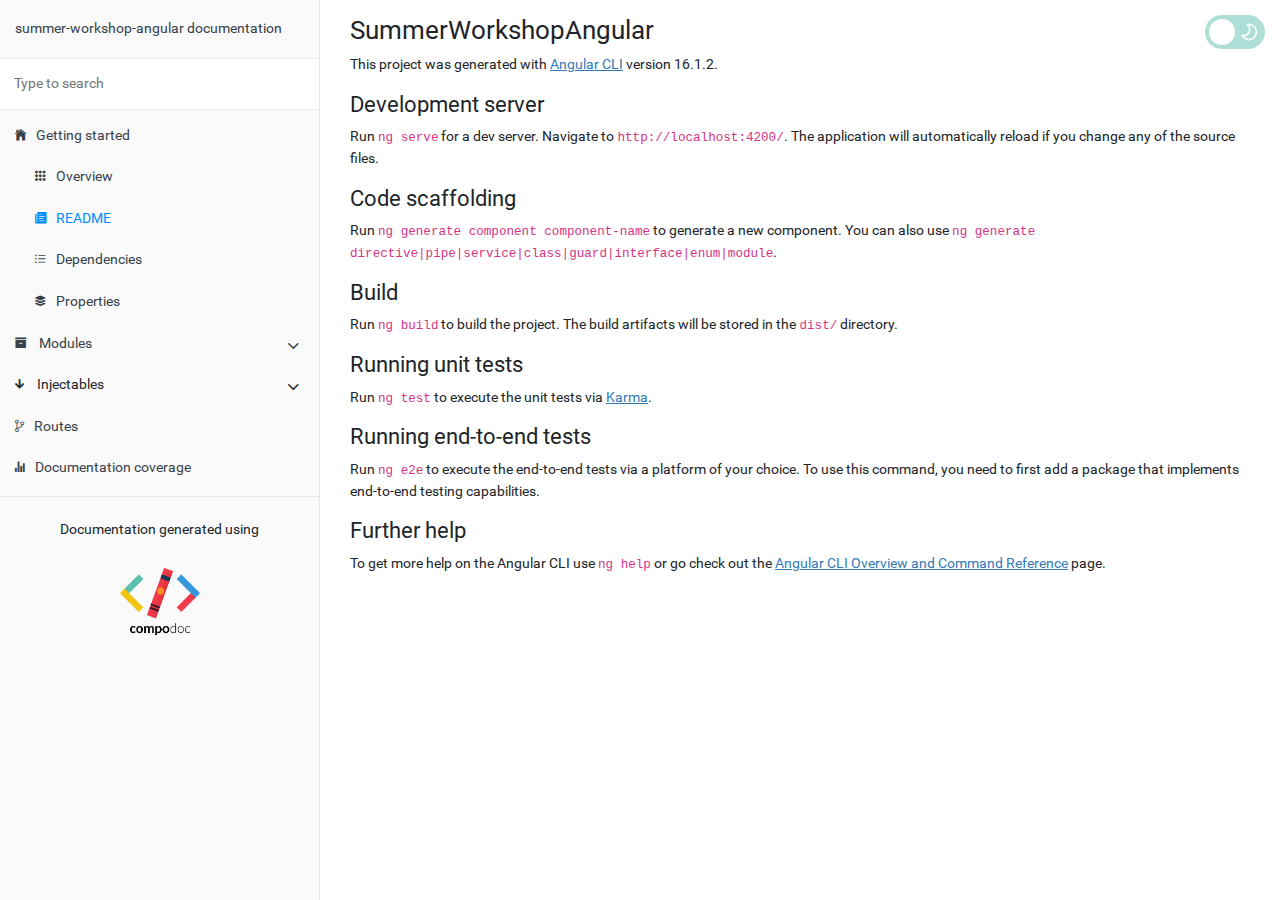
<file: SummerWorkshop_Angular/documentation/index.html>
<!doctype html>
<html class="no-js" lang="">
    <head>
        <meta charset="utf-8">
        <meta http-equiv="x-ua-compatible" content="ie=edge">
        <title>summer-workshop-angular documentation</title>
        <meta name="description" content="">
        <meta name="viewport" content="width=device-width, initial-scale=1">

        <link rel="icon" type="image/x-icon" href="./images/favicon.ico">
	   <link rel="stylesheet" href="./styles/style.css">
        <link rel="stylesheet" href="./styles/dark.css">
    </head>
    <body>

        <div class="navbar navbar-default navbar-fixed-top d-block d-sm-none">
            <a href="./" class="navbar-brand">summer-workshop-angular documentation</a>
            <button type="button" class="btn btn-default btn-menu ion-ios-menu" id="btn-menu"></button>
        </div>

        <div class="xs-menu menu" id="mobile-menu">
                <div id="book-search-input" role="search"><input type="text" placeholder="Type to search"></div>            <compodoc-menu></compodoc-menu>
        </div>

        <div class="container-fluid main">
           <div class="row main">
               <div class="hidden-xs menu">
                   <compodoc-menu mode="normal"></compodoc-menu>
               </div>
               <!-- START CONTENT -->
               <div class="content getting-started">
                   <div class="content-data">

<h1>SummerWorkshopAngular</h1>
<p>This project was generated with <a href="https://github.com/angular/angular-cli">Angular CLI</a> version 16.1.2.</p>
<h2>Development server</h2>
<p>Run <code>ng serve</code> for a dev server. Navigate to <code>http://localhost:4200/</code>. The application will automatically reload if you change any of the source files.</p>
<h2>Code scaffolding</h2>
<p>Run <code>ng generate component component-name</code> to generate a new component. You can also use <code>ng generate directive|pipe|service|class|guard|interface|enum|module</code>.</p>
<h2>Build</h2>
<p>Run <code>ng build</code> to build the project. The build artifacts will be stored in the <code>dist/</code> directory.</p>
<h2>Running unit tests</h2>
<p>Run <code>ng test</code> to execute the unit tests via <a href="https://karma-runner.github.io">Karma</a>.</p>
<h2>Running end-to-end tests</h2>
<p>Run <code>ng e2e</code> to execute the end-to-end tests via a platform of your choice. To use this command, you need to first add a package that implements end-to-end testing capabilities.</p>
<h2>Further help</h2>
<p>To get more help on the Angular CLI use <code>ng help</code> or go check out the <a href="https://angular.io/cli">Angular CLI Overview and Command Reference</a> page.</p>





















                   </div><div class="search-results">
    <div class="has-results">
        <h1 class="search-results-title"><span class='search-results-count'></span> results matching "<span class='search-query'></span>"</h1>
        <ul class="search-results-list"></ul>
    </div>
    <div class="no-results">
        <h1 class="search-results-title">No results matching "<span class='search-query'></span>"</h1>
    </div>
</div>
</div>
               <!-- END CONTENT -->
           </div>
       </div>

          <label class="dark-mode-switch">
               <input type="checkbox">
               <span class="slider">
                    <svg class="slider-icon" viewBox="0 0 24 24" fill="none" height="20" stroke="#000" stroke-linecap="round" stroke-linejoin="round" stroke-width="2" width="20" xmlns="http://www.w3.org/2000/svg">
                    <path d="M21 12.79A9 9 0 1111.21 3 7 7 0 0021 12.79z"></path>
                    </svg>
               </span>
          </label>

       <script>
            var COMPODOC_CURRENT_PAGE_DEPTH = 0;
            var COMPODOC_CURRENT_PAGE_CONTEXT = 'getting-started';
            var COMPODOC_CURRENT_PAGE_URL = 'index.html';
            var MAX_SEARCH_RESULTS = 15;
       </script>

       <script src="./js/libs/custom-elements.min.js"></script>
       <script src="./js/libs/lit-html.js"></script>

       <script src="./js/menu-wc.js" defer></script>
       <script nomodule src="./js/menu-wc_es5.js" defer></script>

       <script src="./js/libs/bootstrap-native.js"></script>

       <script src="./js/libs/es6-shim.min.js"></script>
       <script src="./js/libs/EventDispatcher.js"></script>
       <script src="./js/libs/promise.min.js"></script>
       <script src="./js/libs/zepto.min.js"></script>

       <script src="./js/compodoc.js"></script>

       <script src="./js/tabs.js"></script>
       <script src="./js/menu.js"></script>
       <script src="./js/libs/clipboard.min.js"></script>
       <script src="./js/libs/prism.js"></script>
       <script src="./js/sourceCode.js"></script>
          <script src="./js/search/search.js"></script>
          <script src="./js/search/lunr.min.js"></script>
          <script src="./js/search/search-lunr.js"></script>
          <script src="./js/search/search_index.js"></script>
       <script src="./js/lazy-load-graphs.js"></script>


    </body>
</html>
</file>
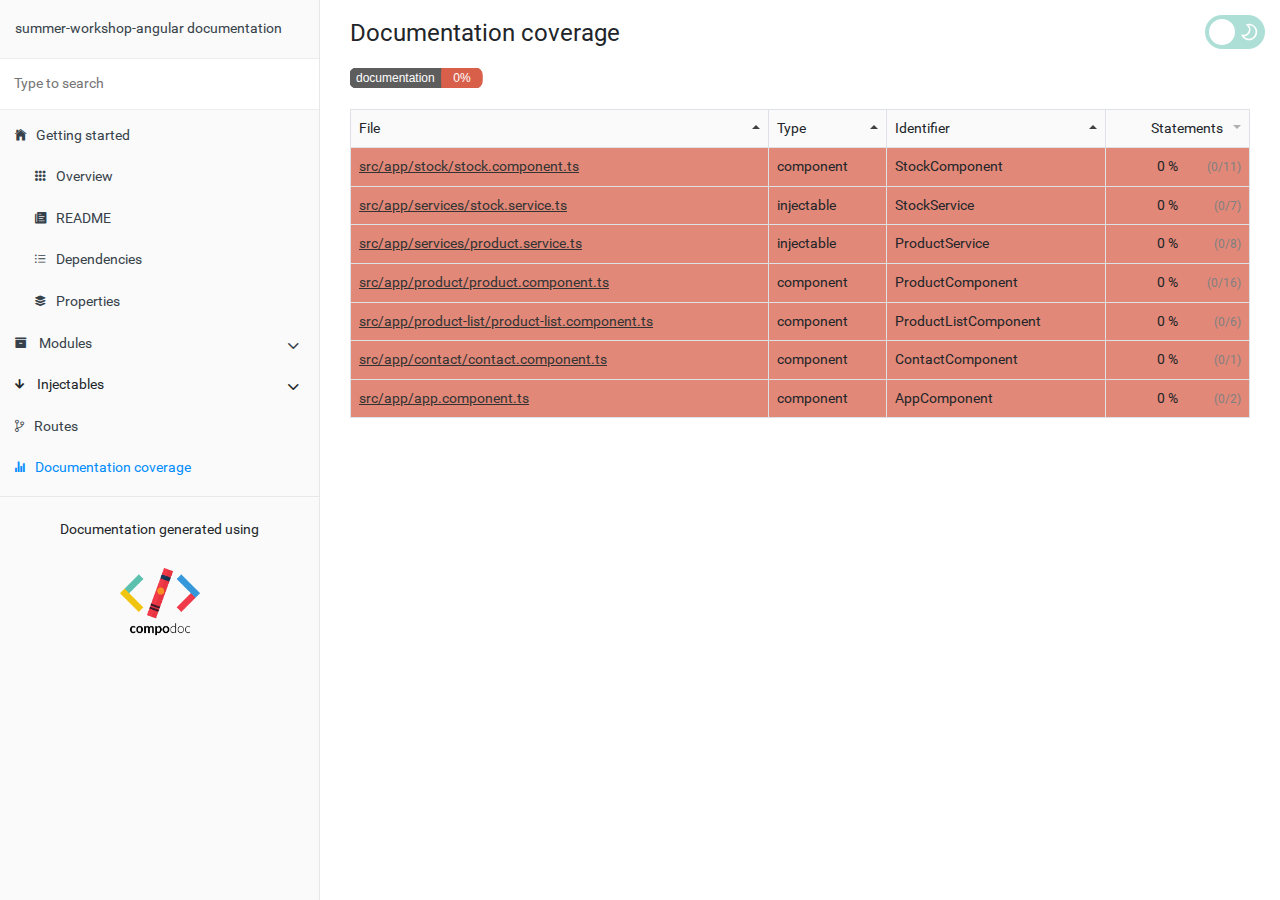
<file: SummerWorkshop_Angular/documentation/coverage.html>
<!doctype html>
<html class="no-js" lang="">
    <head>
        <meta charset="utf-8">
        <meta http-equiv="x-ua-compatible" content="ie=edge">
        <title>summer-workshop-angular documentation</title>
        <meta name="description" content="">
        <meta name="viewport" content="width=device-width, initial-scale=1">

        <link rel="icon" type="image/x-icon" href="./images/favicon.ico">
	   <link rel="stylesheet" href="./styles/style.css">
        <link rel="stylesheet" href="./styles/dark.css">
    </head>
    <body>

        <div class="navbar navbar-default navbar-fixed-top d-block d-sm-none">
            <a href="./" class="navbar-brand">summer-workshop-angular documentation</a>
            <button type="button" class="btn btn-default btn-menu ion-ios-menu" id="btn-menu"></button>
        </div>

        <div class="xs-menu menu" id="mobile-menu">
                <div id="book-search-input" role="search"><input type="text" placeholder="Type to search"></div>            <compodoc-menu></compodoc-menu>
        </div>

        <div class="container-fluid main">
           <div class="row main">
               <div class="hidden-xs menu">
                   <compodoc-menu mode="normal"></compodoc-menu>
               </div>
               <!-- START CONTENT -->
               <div class="content coverage">
                   <div class="content-data">



















<ol class="breadcrumb">
    <li class="breadcrumb-item">Documentation coverage</li>
</ol>

<div>
    <img src="./images/coverage-badge-documentation.svg">
</div>

<table class="table table-bordered coverage" id="coverage-table">
    <thead class="coverage-header">
        <tr>
            <th>File</th>
            <th>Type</th>
            <th>Identifier</th>
            <th style="text-align:right" class="statements" data-sort-default>Statements</th>
        </tr>
    </thead>
    <tbody>
        <tr class="low">
            <td>
                <!-- miscellaneous -->
                <a href="./components/AppComponent.html">src/app/app.component.ts</a>
            </td>
            <td>component</td>
            <td>AppComponent</td>
            <td align="right" data-sort="0">
                <span class="coverage-percent">0 %</span>
                <span class="coverage-count">(0/2)</span>
            </td>
        </tr>
        <tr class="low">
            <td>
                <!-- miscellaneous -->
                <a href="./components/ContactComponent.html">src/app/contact/contact.component.ts</a>
            </td>
            <td>component</td>
            <td>ContactComponent</td>
            <td align="right" data-sort="0">
                <span class="coverage-percent">0 %</span>
                <span class="coverage-count">(0/1)</span>
            </td>
        </tr>
        <tr class="low">
            <td>
                <!-- miscellaneous -->
                <a href="./components/ProductListComponent.html">src/app/product-list/product-list.component.ts</a>
            </td>
            <td>component</td>
            <td>ProductListComponent</td>
            <td align="right" data-sort="0">
                <span class="coverage-percent">0 %</span>
                <span class="coverage-count">(0/6)</span>
            </td>
        </tr>
        <tr class="low">
            <td>
                <!-- miscellaneous -->
                <a href="./components/ProductComponent.html">src/app/product/product.component.ts</a>
            </td>
            <td>component</td>
            <td>ProductComponent</td>
            <td align="right" data-sort="0">
                <span class="coverage-percent">0 %</span>
                <span class="coverage-count">(0/16)</span>
            </td>
        </tr>
        <tr class="low">
            <td>
                <!-- miscellaneous -->
                <a href="./injectables/ProductService.html">src/app/services/product.service.ts</a>
            </td>
            <td>injectable</td>
            <td>ProductService</td>
            <td align="right" data-sort="0">
                <span class="coverage-percent">0 %</span>
                <span class="coverage-count">(0/8)</span>
            </td>
        </tr>
        <tr class="low">
            <td>
                <!-- miscellaneous -->
                <a href="./injectables/StockService.html">src/app/services/stock.service.ts</a>
            </td>
            <td>injectable</td>
            <td>StockService</td>
            <td align="right" data-sort="0">
                <span class="coverage-percent">0 %</span>
                <span class="coverage-count">(0/7)</span>
            </td>
        </tr>
        <tr class="low">
            <td>
                <!-- miscellaneous -->
                <a href="./components/StockComponent.html">src/app/stock/stock.component.ts</a>
            </td>
            <td>component</td>
            <td>StockComponent</td>
            <td align="right" data-sort="0">
                <span class="coverage-percent">0 %</span>
                <span class="coverage-count">(0/11)</span>
            </td>
        </tr>
    </tbody>
</table>

<script src="js/libs/tablesort.min.js"></script>
<script src="js/libs/tablesort.number.min.js"></script>
<script>
    new Tablesort(document.getElementById('coverage-table'));
</script>

                   </div><div class="search-results">
    <div class="has-results">
        <h1 class="search-results-title"><span class='search-results-count'></span> results matching "<span class='search-query'></span>"</h1>
        <ul class="search-results-list"></ul>
    </div>
    <div class="no-results">
        <h1 class="search-results-title">No results matching "<span class='search-query'></span>"</h1>
    </div>
</div>
</div>
               <!-- END CONTENT -->
           </div>
       </div>

          <label class="dark-mode-switch">
               <input type="checkbox">
               <span class="slider">
                    <svg class="slider-icon" viewBox="0 0 24 24" fill="none" height="20" stroke="#000" stroke-linecap="round" stroke-linejoin="round" stroke-width="2" width="20" xmlns="http://www.w3.org/2000/svg">
                    <path d="M21 12.79A9 9 0 1111.21 3 7 7 0 0021 12.79z"></path>
                    </svg>
               </span>
          </label>

       <script>
            var COMPODOC_CURRENT_PAGE_DEPTH = 0;
            var COMPODOC_CURRENT_PAGE_CONTEXT = 'coverage';
            var COMPODOC_CURRENT_PAGE_URL = 'coverage.html';
            var MAX_SEARCH_RESULTS = 15;
       </script>

       <script src="./js/libs/custom-elements.min.js"></script>
       <script src="./js/libs/lit-html.js"></script>

       <script src="./js/menu-wc.js" defer></script>
       <script nomodule src="./js/menu-wc_es5.js" defer></script>

       <script src="./js/libs/bootstrap-native.js"></script>

       <script src="./js/libs/es6-shim.min.js"></script>
       <script src="./js/libs/EventDispatcher.js"></script>
       <script src="./js/libs/promise.min.js"></script>
       <script src="./js/libs/zepto.min.js"></script>

       <script src="./js/compodoc.js"></script>

       <script src="./js/tabs.js"></script>
       <script src="./js/menu.js"></script>
       <script src="./js/libs/clipboard.min.js"></script>
       <script src="./js/libs/prism.js"></script>
       <script src="./js/sourceCode.js"></script>
          <script src="./js/search/search.js"></script>
          <script src="./js/search/lunr.min.js"></script>
          <script src="./js/search/search-lunr.js"></script>
          <script src="./js/search/search_index.js"></script>
       <script src="./js/lazy-load-graphs.js"></script>


    </body>
</html>
</file>
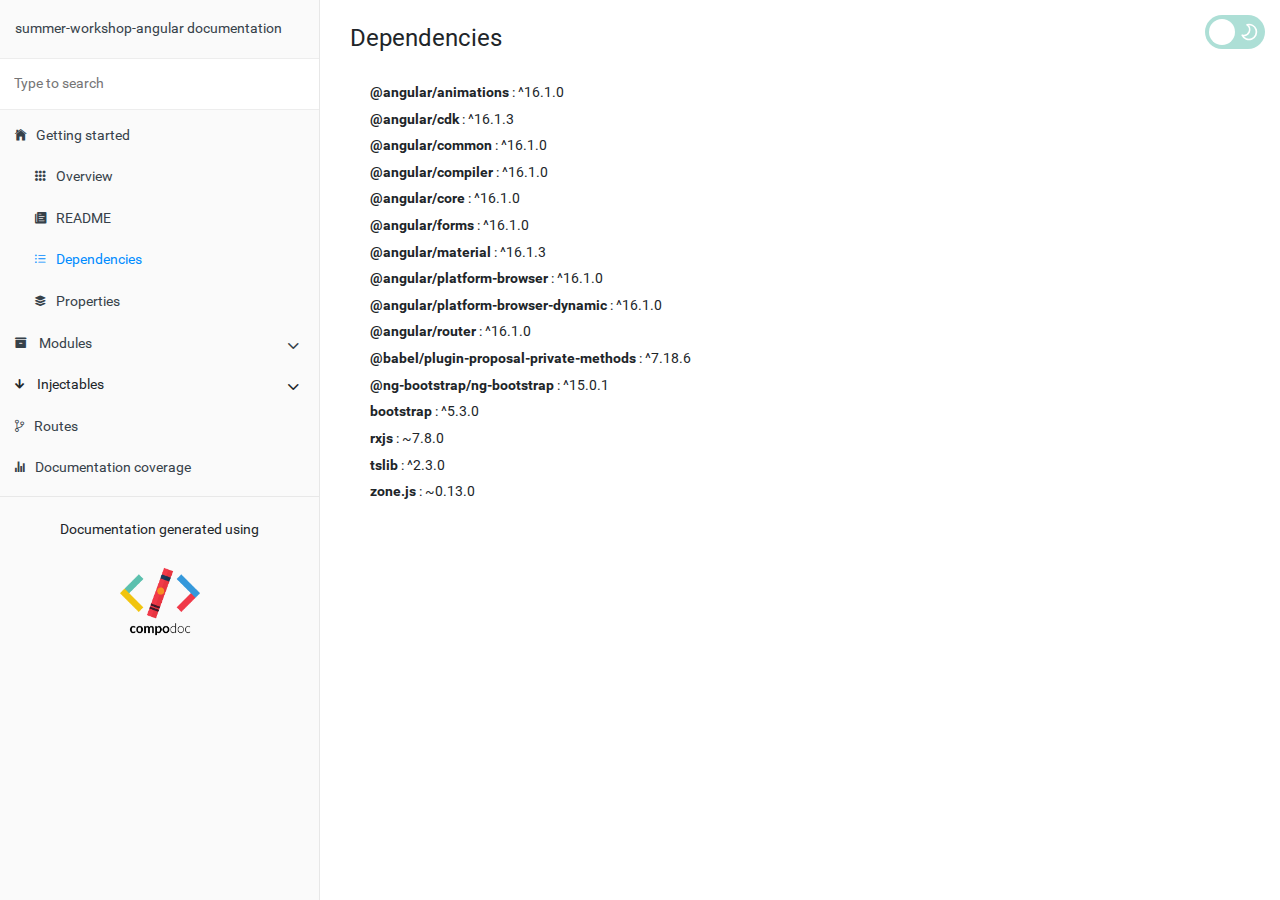
<file: SummerWorkshop_Angular/documentation/dependencies.html>
<!doctype html>
<html class="no-js" lang="">
    <head>
        <meta charset="utf-8">
        <meta http-equiv="x-ua-compatible" content="ie=edge">
        <title>summer-workshop-angular documentation</title>
        <meta name="description" content="">
        <meta name="viewport" content="width=device-width, initial-scale=1">

        <link rel="icon" type="image/x-icon" href="./images/favicon.ico">
	   <link rel="stylesheet" href="./styles/style.css">
        <link rel="stylesheet" href="./styles/dark.css">
    </head>
    <body>

        <div class="navbar navbar-default navbar-fixed-top d-block d-sm-none">
            <a href="./" class="navbar-brand">summer-workshop-angular documentation</a>
            <button type="button" class="btn btn-default btn-menu ion-ios-menu" id="btn-menu"></button>
        </div>

        <div class="xs-menu menu" id="mobile-menu">
                <div id="book-search-input" role="search"><input type="text" placeholder="Type to search"></div>            <compodoc-menu></compodoc-menu>
        </div>

        <div class="container-fluid main">
           <div class="row main">
               <div class="hidden-xs menu">
                   <compodoc-menu mode="normal"></compodoc-menu>
               </div>
               <!-- START CONTENT -->
               <div class="content package-dependencies">
                   <div class="content-data">















    <ol class="breadcrumb">
        <li class="breadcrumb-item">Dependencies</li>
    </ol>
    <ul class="dependencies-list">
        <li>
            <b>@angular/animations</b> : ^16.1.0</li>
        <li>
            <b>@angular/cdk</b> : ^16.1.3</li>
        <li>
            <b>@angular/common</b> : ^16.1.0</li>
        <li>
            <b>@angular/compiler</b> : ^16.1.0</li>
        <li>
            <b>@angular/core</b> : ^16.1.0</li>
        <li>
            <b>@angular/forms</b> : ^16.1.0</li>
        <li>
            <b>@angular/material</b> : ^16.1.3</li>
        <li>
            <b>@angular/platform-browser</b> : ^16.1.0</li>
        <li>
            <b>@angular/platform-browser-dynamic</b> : ^16.1.0</li>
        <li>
            <b>@angular/router</b> : ^16.1.0</li>
        <li>
            <b>@babel/plugin-proposal-private-methods</b> : ^7.18.6</li>
        <li>
            <b>@ng-bootstrap/ng-bootstrap</b> : ^15.0.1</li>
        <li>
            <b>bootstrap</b> : ^5.3.0</li>
        <li>
            <b>rxjs</b> : ~7.8.0</li>
        <li>
            <b>tslib</b> : ^2.3.0</li>
        <li>
            <b>zone.js</b> : ~0.13.0</li>
    </ul>







                   </div><div class="search-results">
    <div class="has-results">
        <h1 class="search-results-title"><span class='search-results-count'></span> results matching "<span class='search-query'></span>"</h1>
        <ul class="search-results-list"></ul>
    </div>
    <div class="no-results">
        <h1 class="search-results-title">No results matching "<span class='search-query'></span>"</h1>
    </div>
</div>
</div>
               <!-- END CONTENT -->
           </div>
       </div>

          <label class="dark-mode-switch">
               <input type="checkbox">
               <span class="slider">
                    <svg class="slider-icon" viewBox="0 0 24 24" fill="none" height="20" stroke="#000" stroke-linecap="round" stroke-linejoin="round" stroke-width="2" width="20" xmlns="http://www.w3.org/2000/svg">
                    <path d="M21 12.79A9 9 0 1111.21 3 7 7 0 0021 12.79z"></path>
                    </svg>
               </span>
          </label>

       <script>
            var COMPODOC_CURRENT_PAGE_DEPTH = 0;
            var COMPODOC_CURRENT_PAGE_CONTEXT = 'package-dependencies';
            var COMPODOC_CURRENT_PAGE_URL = 'dependencies.html';
            var MAX_SEARCH_RESULTS = 15;
       </script>

       <script src="./js/libs/custom-elements.min.js"></script>
       <script src="./js/libs/lit-html.js"></script>

       <script src="./js/menu-wc.js" defer></script>
       <script nomodule src="./js/menu-wc_es5.js" defer></script>

       <script src="./js/libs/bootstrap-native.js"></script>

       <script src="./js/libs/es6-shim.min.js"></script>
       <script src="./js/libs/EventDispatcher.js"></script>
       <script src="./js/libs/promise.min.js"></script>
       <script src="./js/libs/zepto.min.js"></script>

       <script src="./js/compodoc.js"></script>

       <script src="./js/tabs.js"></script>
       <script src="./js/menu.js"></script>
       <script src="./js/libs/clipboard.min.js"></script>
       <script src="./js/libs/prism.js"></script>
       <script src="./js/sourceCode.js"></script>
          <script src="./js/search/search.js"></script>
          <script src="./js/search/lunr.min.js"></script>
          <script src="./js/search/search-lunr.js"></script>
          <script src="./js/search/search_index.js"></script>
       <script src="./js/lazy-load-graphs.js"></script>


    </body>
</html>
</file>
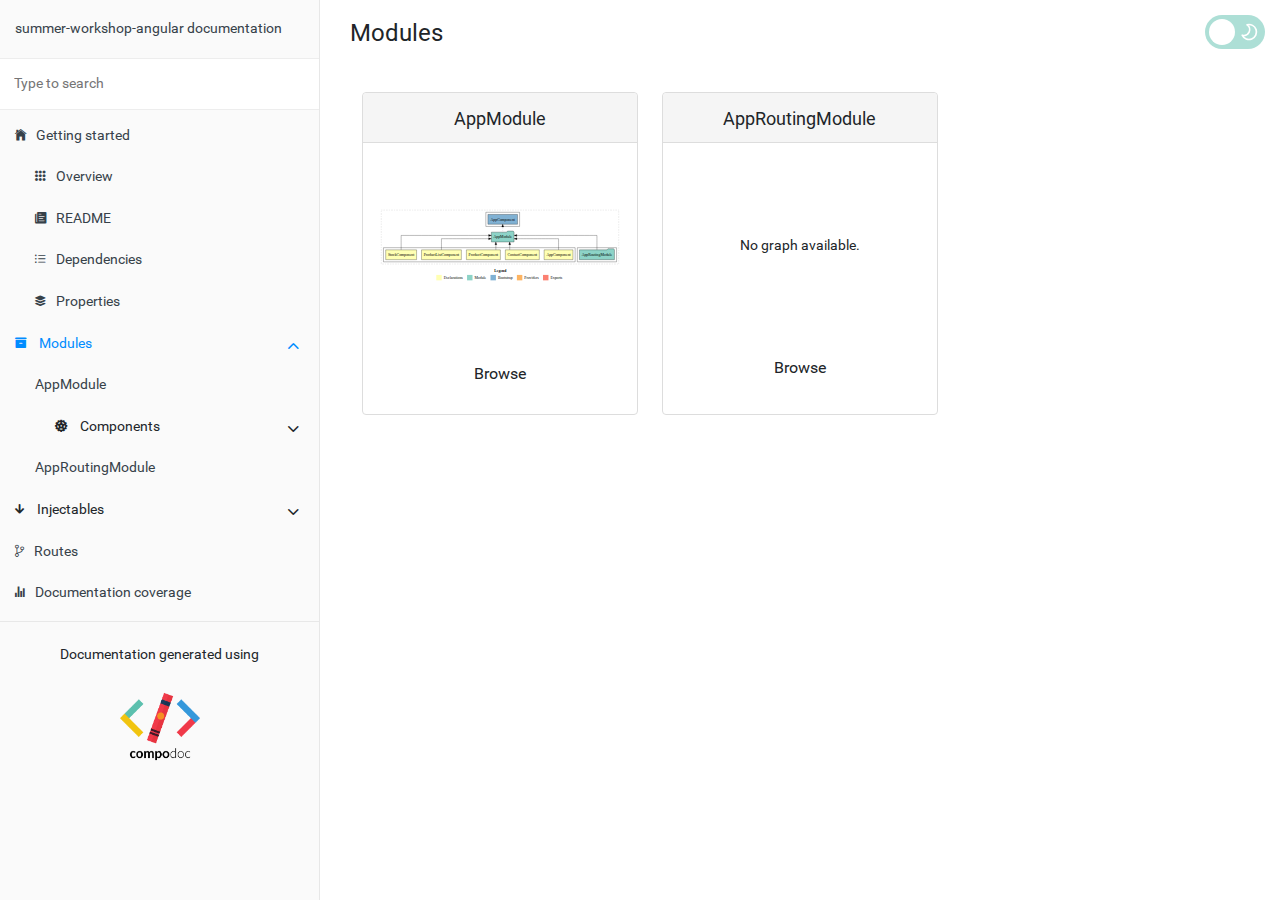
<file: SummerWorkshop_Angular/documentation/modules.html>
<!doctype html>
<html class="no-js" lang="">
    <head>
        <meta charset="utf-8">
        <meta http-equiv="x-ua-compatible" content="ie=edge">
        <title>summer-workshop-angular documentation</title>
        <meta name="description" content="">
        <meta name="viewport" content="width=device-width, initial-scale=1">

        <link rel="icon" type="image/x-icon" href="./images/favicon.ico">
	   <link rel="stylesheet" href="./styles/style.css">
        <link rel="stylesheet" href="./styles/dark.css">
    </head>
    <body>

        <div class="navbar navbar-default navbar-fixed-top d-block d-sm-none">
            <a href="./" class="navbar-brand">summer-workshop-angular documentation</a>
            <button type="button" class="btn btn-default btn-menu ion-ios-menu" id="btn-menu"></button>
        </div>

        <div class="xs-menu menu" id="mobile-menu">
                <div id="book-search-input" role="search"><input type="text" placeholder="Type to search"></div>            <compodoc-menu></compodoc-menu>
        </div>

        <div class="container-fluid main">
           <div class="row main">
               <div class="hidden-xs menu">
                   <compodoc-menu mode="normal"></compodoc-menu>
               </div>
               <!-- START CONTENT -->
               <div class="content modules">
                   <div class="content-data">



<ol class="breadcrumb">
    <li class="breadcrumb-item">Modules</li>
</ol>
<div class="container-fluid modules">
    <div class="row">
            <div class="col-md-6 col-lg-4">
                <div class="card card-module">
                    <div class="card-header">
                        <h4 class="card-title">AppModule</h4>
                    </div>
                    <div class="card-block">
                                <p>
                                    <object id="demo-svg" type="image/svg+xml" lazy="./modules/AppModule/dependencies.svg" style="width: 100%; height: 175px;">
                                        Your browser does not support SVG
                                    </object>
                                </p>
                        <footer class="text-center">
                            <a href="./modules/AppModule.html" class="btn btn-default">Browse</a>
                        </footer>
                    </div>
                </div>
            </div>
            <div class="col-md-6 col-lg-4">
                <div class="card card-module">
                    <div class="card-header">
                        <h4 class="card-title">AppRoutingModule</h4>
                    </div>
                    <div class="card-block">
                                <p class="no-graph">
                                    No graph available.
                                </p>
                        <footer class="text-center">
                            <a href="./modules/AppRoutingModule.html" class="btn btn-default">Browse</a>
                        </footer>
                    </div>
                </div>
            </div>
    </div>
</div>


















                   </div><div class="search-results">
    <div class="has-results">
        <h1 class="search-results-title"><span class='search-results-count'></span> results matching "<span class='search-query'></span>"</h1>
        <ul class="search-results-list"></ul>
    </div>
    <div class="no-results">
        <h1 class="search-results-title">No results matching "<span class='search-query'></span>"</h1>
    </div>
</div>
</div>
               <!-- END CONTENT -->
           </div>
       </div>

          <label class="dark-mode-switch">
               <input type="checkbox">
               <span class="slider">
                    <svg class="slider-icon" viewBox="0 0 24 24" fill="none" height="20" stroke="#000" stroke-linecap="round" stroke-linejoin="round" stroke-width="2" width="20" xmlns="http://www.w3.org/2000/svg">
                    <path d="M21 12.79A9 9 0 1111.21 3 7 7 0 0021 12.79z"></path>
                    </svg>
               </span>
          </label>

       <script>
            var COMPODOC_CURRENT_PAGE_DEPTH = 0;
            var COMPODOC_CURRENT_PAGE_CONTEXT = 'modules';
            var COMPODOC_CURRENT_PAGE_URL = 'modules.html';
            var MAX_SEARCH_RESULTS = 15;
       </script>

       <script src="./js/libs/custom-elements.min.js"></script>
       <script src="./js/libs/lit-html.js"></script>

       <script src="./js/menu-wc.js" defer></script>
       <script nomodule src="./js/menu-wc_es5.js" defer></script>

       <script src="./js/libs/bootstrap-native.js"></script>

       <script src="./js/libs/es6-shim.min.js"></script>
       <script src="./js/libs/EventDispatcher.js"></script>
       <script src="./js/libs/promise.min.js"></script>
       <script src="./js/libs/zepto.min.js"></script>

       <script src="./js/compodoc.js"></script>

       <script src="./js/tabs.js"></script>
       <script src="./js/menu.js"></script>
       <script src="./js/libs/clipboard.min.js"></script>
       <script src="./js/libs/prism.js"></script>
       <script src="./js/sourceCode.js"></script>
          <script src="./js/search/search.js"></script>
          <script src="./js/search/lunr.min.js"></script>
          <script src="./js/search/search-lunr.js"></script>
          <script src="./js/search/search_index.js"></script>
       <script src="./js/lazy-load-graphs.js"></script>


    </body>
</html>
</file>
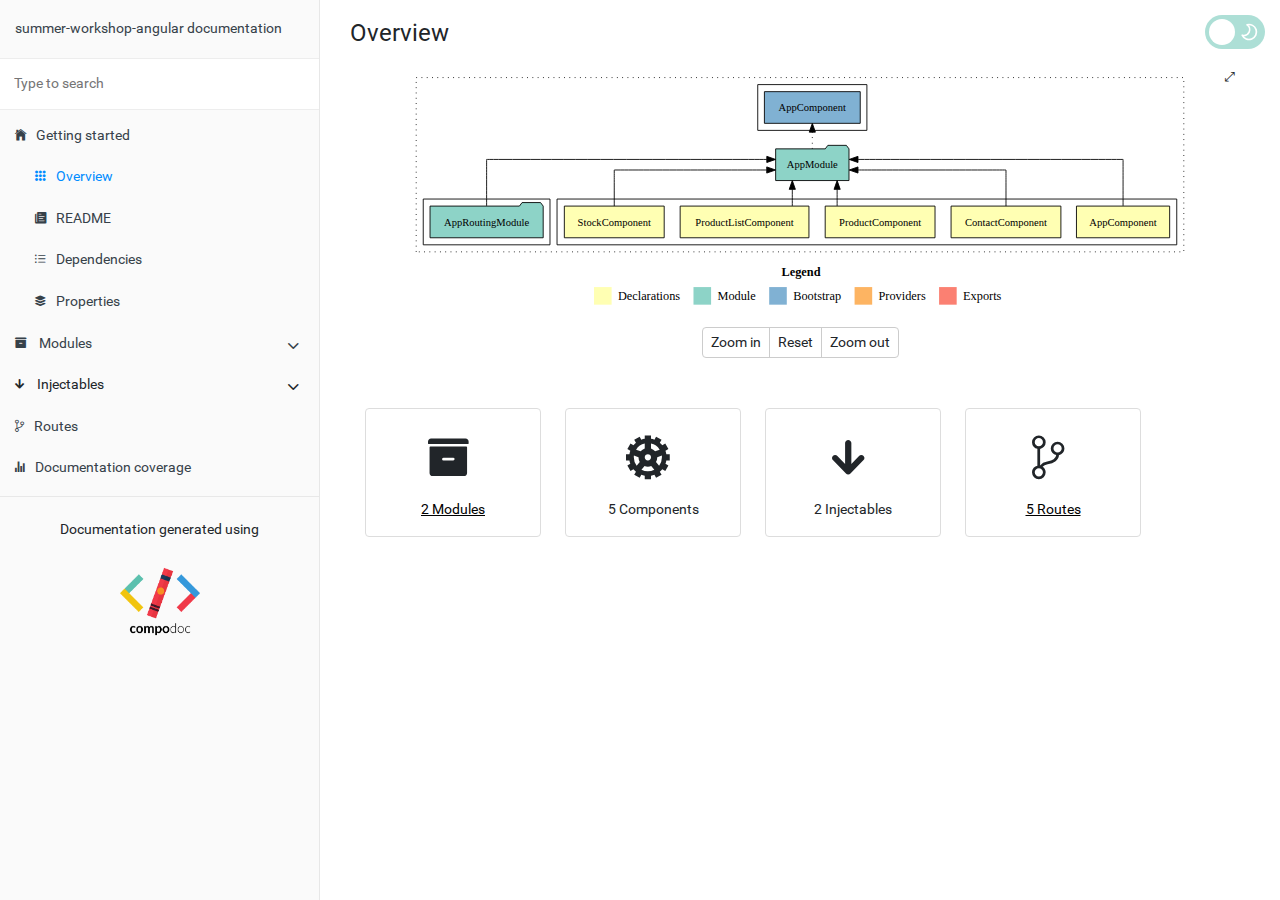
<file: SummerWorkshop_Angular/documentation/overview.html>
<!doctype html>
<html class="no-js" lang="">
    <head>
        <meta charset="utf-8">
        <meta http-equiv="x-ua-compatible" content="ie=edge">
        <title>summer-workshop-angular documentation</title>
        <meta name="description" content="">
        <meta name="viewport" content="width=device-width, initial-scale=1">

        <link rel="icon" type="image/x-icon" href="./images/favicon.ico">
	   <link rel="stylesheet" href="./styles/style.css">
        <link rel="stylesheet" href="./styles/dark.css">
    </head>
    <body>

        <div class="navbar navbar-default navbar-fixed-top d-block d-sm-none">
            <a href="./" class="navbar-brand">summer-workshop-angular documentation</a>
            <button type="button" class="btn btn-default btn-menu ion-ios-menu" id="btn-menu"></button>
        </div>

        <div class="xs-menu menu" id="mobile-menu">
                <div id="book-search-input" role="search"><input type="text" placeholder="Type to search"></div>            <compodoc-menu></compodoc-menu>
        </div>

        <div class="container-fluid main">
           <div class="row main">
               <div class="hidden-xs menu">
                   <compodoc-menu mode="normal"></compodoc-menu>
               </div>
               <!-- START CONTENT -->
               <div class="content overview">
                   <div class="content-data">


<ol class="breadcrumb">
    <li class="breadcrumb-item">Overview</li>
</ol>
  
<div class="text-center module-graph-container">
    <div id="module-graph-svg">
        <?xml version="1.0" encoding="UTF-8" standalone="no"?>
<!DOCTYPE svg PUBLIC "-//W3C//DTD SVG 1.1//EN"
 "http://www.w3.org/Graphics/SVG/1.1/DTD/svg11.dtd">
<!-- Generated by graphviz version 2.47.0 (20210316.0004)
 -->
<!-- Title: dependencies Pages: 1 -->
<svg width="896pt" height="284pt"
 viewBox="0.00 0.00 896.00 284.00" xmlns="http://www.w3.org/2000/svg" xmlns:xlink="http://www.w3.org/1999/xlink">
<g id="graph0" class="graph" transform="scale(1 1) rotate(0) translate(4 280)">
<title>dependencies</title>
<polygon fill="white" stroke="transparent" points="-4,4 -4,-280 892,-280 892,4 -4,4"/>
<text text-anchor="start" x="423.01" y="-42.4" font-family="Times-12" font-weight="bold" font-size="14.00">Legend</text>
<polygon fill="#ffffb3" stroke="transparent" points="210,-10 210,-30 230,-30 230,-10 210,-10"/>
<text text-anchor="start" x="233.63" y="-15.4" font-family="Times-12" font-size="14.00"> &#160;Declarations</text>
<polygon fill="#8dd3c7" stroke="transparent" points="323,-10 323,-30 343,-30 343,-10 323,-10"/>
<text text-anchor="start" x="346.73" y="-15.4" font-family="Times-12" font-size="14.00"> &#160;Module</text>
<polygon fill="#80b1d3" stroke="transparent" points="409,-10 409,-30 429,-30 429,-10 409,-10"/>
<text text-anchor="start" x="432.78" y="-15.4" font-family="Times-12" font-size="14.00"> &#160;Bootstrap</text>
<polygon fill="#fdb462" stroke="transparent" points="506,-10 506,-30 526,-30 526,-10 506,-10"/>
<text text-anchor="start" x="529.67" y="-15.4" font-family="Times-12" font-size="14.00"> &#160;Providers</text>
<polygon fill="#fb8072" stroke="transparent" points="602,-10 602,-30 622,-30 622,-10 602,-10"/>
<text text-anchor="start" x="625.73" y="-15.4" font-family="Times-12" font-size="14.00"> &#160;Exports</text>
<g id="clust1" class="cluster">
<title>cluster_AppModule</title>
<polygon fill="none" stroke="black" stroke-dasharray="1,5" points="8,-70 8,-268 880,-268 880,-70 8,-70"/>
</g>
<g id="clust2" class="cluster">
<title>cluster_AppModule_declarations</title>
<polygon fill="none" stroke="black" points="168,-78 168,-130 872,-130 872,-78 168,-78"/>
</g>
<g id="clust8" class="cluster">
<title>cluster_AppModule_imports</title>
<polygon fill="none" stroke="black" points="16,-78 16,-130 160,-130 160,-78 16,-78"/>
</g>
<g id="clust10" class="cluster">
<title>cluster_AppModule_bootstrap</title>
<polygon fill="none" stroke="black" points="396,-208 396,-260 520,-260 520,-208 396,-208"/>
</g>
<!-- AppComponent -->
<g id="node1" class="node">
<title>AppComponent</title>
<polygon fill="#ffffb3" stroke="black" points="863.94,-122 758.06,-122 758.06,-86 863.94,-86 863.94,-122"/>
<text text-anchor="middle" x="811" y="-99.8" font-family="Times,serif" font-size="14.00">AppComponent</text>
</g>
<!-- AppModule -->
<g id="node6" class="node">
<title>AppModule</title>
<polygon fill="#8dd3c7" stroke="black" points="499.66,-187 496.66,-191 475.66,-191 472.66,-187 416.34,-187 416.34,-151 499.66,-151 499.66,-187"/>
<text text-anchor="middle" x="458" y="-164.8" font-family="Times,serif" font-size="14.00">AppModule</text>
</g>
<!-- AppComponent&#45;&gt;AppModule -->
<g id="edge1" class="edge">
<title>AppComponent&#45;&gt;AppModule</title>
<path fill="none" stroke="black" d="M811,-122.28C811,-143.32 811,-175 811,-175 811,-175 509.88,-175 509.88,-175"/>
<polygon fill="black" stroke="black" points="509.88,-171.5 499.88,-175 509.88,-178.5 509.88,-171.5"/>
</g>
<!-- ContactComponent -->
<g id="node2" class="node">
<title>ContactComponent</title>
<polygon fill="#ffffb3" stroke="black" points="740.38,-122 615.62,-122 615.62,-86 740.38,-86 740.38,-122"/>
<text text-anchor="middle" x="678" y="-99.8" font-family="Times,serif" font-size="14.00">ContactComponent</text>
</g>
<!-- ContactComponent&#45;&gt;AppModule -->
<g id="edge2" class="edge">
<title>ContactComponent&#45;&gt;AppModule</title>
<path fill="none" stroke="black" d="M678,-122.02C678,-139.37 678,-163 678,-163 678,-163 509.9,-163 509.9,-163"/>
<polygon fill="black" stroke="black" points="509.9,-159.5 499.9,-163 509.9,-166.5 509.9,-159.5"/>
</g>
<!-- ProductComponent -->
<g id="node3" class="node">
<title>ProductComponent</title>
<polygon fill="#ffffb3" stroke="black" points="597.38,-122 472.62,-122 472.62,-86 597.38,-86 597.38,-122"/>
<text text-anchor="middle" x="535" y="-99.8" font-family="Times,serif" font-size="14.00">ProductComponent</text>
</g>
<!-- ProductComponent&#45;&gt;AppModule -->
<g id="edge3" class="edge">
<title>ProductComponent&#45;&gt;AppModule</title>
<path fill="none" stroke="black" d="M486.19,-122.11C486.19,-122.11 486.19,-140.99 486.19,-140.99"/>
<polygon fill="black" stroke="black" points="482.69,-140.99 486.19,-150.99 489.69,-140.99 482.69,-140.99"/>
</g>
<!-- ProductListComponent -->
<g id="node4" class="node">
<title>ProductListComponent</title>
<polygon fill="#ffffb3" stroke="black" points="454.16,-122 307.84,-122 307.84,-86 454.16,-86 454.16,-122"/>
<text text-anchor="middle" x="381" y="-99.8" font-family="Times,serif" font-size="14.00">ProductListComponent</text>
</g>
<!-- ProductListComponent&#45;&gt;AppModule -->
<g id="edge4" class="edge">
<title>ProductListComponent&#45;&gt;AppModule</title>
<path fill="none" stroke="black" d="M435.25,-122.11C435.25,-122.11 435.25,-140.99 435.25,-140.99"/>
<polygon fill="black" stroke="black" points="431.75,-140.99 435.25,-150.99 438.75,-140.99 431.75,-140.99"/>
</g>
<!-- StockComponent -->
<g id="node5" class="node">
<title>StockComponent</title>
<polygon fill="#ffffb3" stroke="black" points="289.72,-122 176.28,-122 176.28,-86 289.72,-86 289.72,-122"/>
<text text-anchor="middle" x="233" y="-99.8" font-family="Times,serif" font-size="14.00">StockComponent</text>
</g>
<!-- StockComponent&#45;&gt;AppModule -->
<g id="edge5" class="edge">
<title>StockComponent&#45;&gt;AppModule</title>
<path fill="none" stroke="black" d="M233,-122.02C233,-139.37 233,-163 233,-163 233,-163 406.21,-163 406.21,-163"/>
<polygon fill="black" stroke="black" points="406.21,-166.5 416.21,-163 406.21,-159.5 406.21,-166.5"/>
</g>
<!-- AppComponent  -->
<g id="node8" class="node">
<title>AppComponent </title>
<polygon fill="#80b1d3" stroke="black" points="512.44,-252 403.56,-252 403.56,-216 512.44,-216 512.44,-252"/>
<text text-anchor="middle" x="458" y="-229.8" font-family="Times,serif" font-size="14.00">AppComponent </text>
</g>
<!-- AppModule&#45;&gt;AppComponent  -->
<g id="edge7" class="edge">
<title>AppModule&#45;&gt;AppComponent </title>
<path fill="none" stroke="black" stroke-dasharray="1,5" d="M458,-187.11C458,-187.11 458,-205.99 458,-205.99"/>
<polygon fill="black" stroke="black" points="454.5,-205.99 458,-215.99 461.5,-205.99 454.5,-205.99"/>
</g>
<!-- AppRoutingModule -->
<g id="node7" class="node">
<title>AppRoutingModule</title>
<polygon fill="#8dd3c7" stroke="black" points="152.27,-122 149.27,-126 128.27,-126 125.27,-122 23.73,-122 23.73,-86 152.27,-86 152.27,-122"/>
<text text-anchor="middle" x="88" y="-99.8" font-family="Times,serif" font-size="14.00">AppRoutingModule</text>
</g>
<!-- AppRoutingModule&#45;&gt;AppModule -->
<g id="edge6" class="edge">
<title>AppRoutingModule&#45;&gt;AppModule</title>
<path fill="none" stroke="black" d="M88,-122.28C88,-143.32 88,-175 88,-175 88,-175 406.28,-175 406.28,-175"/>
<polygon fill="black" stroke="black" points="406.28,-178.5 416.28,-175 406.28,-171.5 406.28,-178.5"/>
</g>
</g>
</svg>

    </div>
    <i id="fullscreen" class="icon ion-ios-resize module-graph-fullscreen-btn" aria-hidden="true"></i>
    <div class="btn-group size-buttons">
        <button id="zoom-in" class="btn btn-default btn-sm">Zoom in</button>
        <button id="reset" class="btn btn-default btn-sm">Reset</button>
        <button id="zoom-out" class="btn btn-default btn-sm">Zoom out</button>
    </div>
</div>
  
<div class="tab-content overview">
    <div class="row">
        <div class="col-sm-3">
            <div class="card text-center">
                <div class="card-block">
                    <h4 class="card-title"><span class="icon ion-ios-archive"></span></h4>
                    <p class="card-text">
                        <a href="./modules.html">2 Modules</a>
                    </p>
                </div>
            </div>
        </div>
        <div class="col-sm-3">
            <div class="card text-center">
                <div class="card-block">
                    <h4 class="card-title"><span class="icon ion-md-cog"></span></h4>
                    <p class="card-text">5 Components</p>
                </div>
            </div>
        </div>
        <div class="col-sm-3">
            <div class="card text-center">
                <div class="card-block">
                    <h4 class="card-title"><span class="icon ion-md-arrow-round-down"></span></h4>
                    <p class="card-text">2 Injectables</p>
                </div>
            </div>
        </div>
        <div class="col-sm-3">
            <div class="card text-center">
                <div class="card-block">
                    <h4 class="card-title"><span class="icon ion-ios-git-branch"></span></h4>
                    <p class="card-text">
                        <a href="./routes.html">5 Routes</a>
                    </p>
                </div>
            </div>
        </div>
    </div>
</div>
<script src="js/libs/svg-pan-zoom.min.js"></script>
<script src="js/svg-pan-zoom.controls.js"></script> 


















                   </div><div class="search-results">
    <div class="has-results">
        <h1 class="search-results-title"><span class='search-results-count'></span> results matching "<span class='search-query'></span>"</h1>
        <ul class="search-results-list"></ul>
    </div>
    <div class="no-results">
        <h1 class="search-results-title">No results matching "<span class='search-query'></span>"</h1>
    </div>
</div>
</div>
               <!-- END CONTENT -->
           </div>
       </div>

          <label class="dark-mode-switch">
               <input type="checkbox">
               <span class="slider">
                    <svg class="slider-icon" viewBox="0 0 24 24" fill="none" height="20" stroke="#000" stroke-linecap="round" stroke-linejoin="round" stroke-width="2" width="20" xmlns="http://www.w3.org/2000/svg">
                    <path d="M21 12.79A9 9 0 1111.21 3 7 7 0 0021 12.79z"></path>
                    </svg>
               </span>
          </label>

       <script>
            var COMPODOC_CURRENT_PAGE_DEPTH = 0;
            var COMPODOC_CURRENT_PAGE_CONTEXT = 'overview';
            var COMPODOC_CURRENT_PAGE_URL = 'overview.html';
            var MAX_SEARCH_RESULTS = 15;
       </script>

       <script src="./js/libs/custom-elements.min.js"></script>
       <script src="./js/libs/lit-html.js"></script>

       <script src="./js/menu-wc.js" defer></script>
       <script nomodule src="./js/menu-wc_es5.js" defer></script>

       <script src="./js/libs/bootstrap-native.js"></script>

       <script src="./js/libs/es6-shim.min.js"></script>
       <script src="./js/libs/EventDispatcher.js"></script>
       <script src="./js/libs/promise.min.js"></script>
       <script src="./js/libs/zepto.min.js"></script>

       <script src="./js/compodoc.js"></script>

       <script src="./js/tabs.js"></script>
       <script src="./js/menu.js"></script>
       <script src="./js/libs/clipboard.min.js"></script>
       <script src="./js/libs/prism.js"></script>
       <script src="./js/sourceCode.js"></script>
          <script src="./js/search/search.js"></script>
          <script src="./js/search/lunr.min.js"></script>
          <script src="./js/search/search-lunr.js"></script>
          <script src="./js/search/search_index.js"></script>
       <script src="./js/lazy-load-graphs.js"></script>


    </body>
</html>
</file>
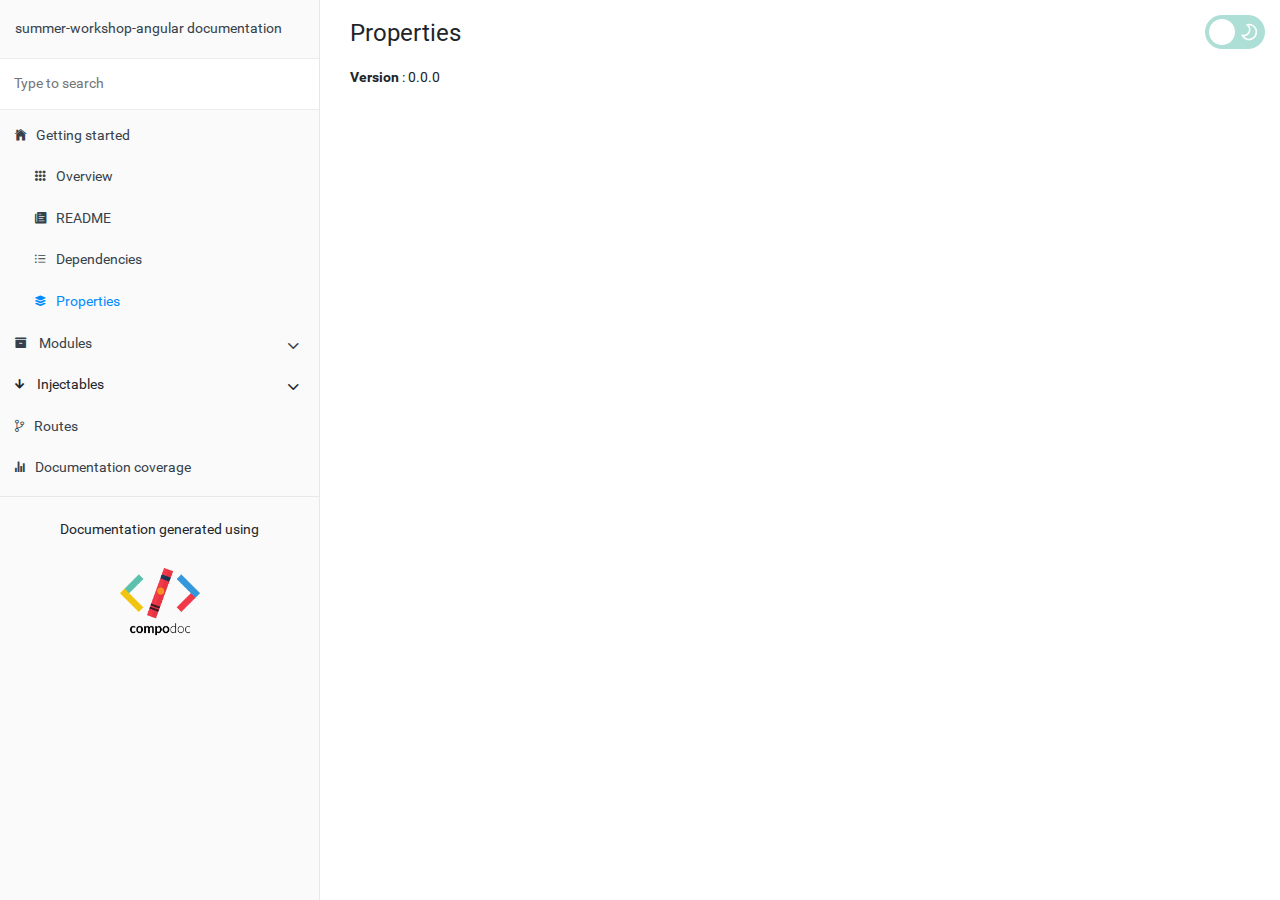
<file: SummerWorkshop_Angular/documentation/properties.html>
<!doctype html>
<html class="no-js" lang="">
    <head>
        <meta charset="utf-8">
        <meta http-equiv="x-ua-compatible" content="ie=edge">
        <title>summer-workshop-angular documentation</title>
        <meta name="description" content="">
        <meta name="viewport" content="width=device-width, initial-scale=1">

        <link rel="icon" type="image/x-icon" href="./images/favicon.ico">
	   <link rel="stylesheet" href="./styles/style.css">
        <link rel="stylesheet" href="./styles/dark.css">
    </head>
    <body>

        <div class="navbar navbar-default navbar-fixed-top d-block d-sm-none">
            <a href="./" class="navbar-brand">summer-workshop-angular documentation</a>
            <button type="button" class="btn btn-default btn-menu ion-ios-menu" id="btn-menu"></button>
        </div>

        <div class="xs-menu menu" id="mobile-menu">
                <div id="book-search-input" role="search"><input type="text" placeholder="Type to search"></div>            <compodoc-menu></compodoc-menu>
        </div>

        <div class="container-fluid main">
           <div class="row main">
               <div class="hidden-xs menu">
                   <compodoc-menu mode="normal"></compodoc-menu>
               </div>
               <!-- START CONTENT -->
               <div class="content package-properties">
                   <div class="content-data">
















    <ol class="breadcrumb">
        <li class="breadcrumb-item">Properties</li>
    </ol>
    <ul class="properties-list">
        <li>
            <b>Version</b> : 0.0.0</li>
    </ul>





                   </div><div class="search-results">
    <div class="has-results">
        <h1 class="search-results-title"><span class='search-results-count'></span> results matching "<span class='search-query'></span>"</h1>
        <ul class="search-results-list"></ul>
    </div>
    <div class="no-results">
        <h1 class="search-results-title">No results matching "<span class='search-query'></span>"</h1>
    </div>
</div>
</div>
               <!-- END CONTENT -->
           </div>
       </div>

          <label class="dark-mode-switch">
               <input type="checkbox">
               <span class="slider">
                    <svg class="slider-icon" viewBox="0 0 24 24" fill="none" height="20" stroke="#000" stroke-linecap="round" stroke-linejoin="round" stroke-width="2" width="20" xmlns="http://www.w3.org/2000/svg">
                    <path d="M21 12.79A9 9 0 1111.21 3 7 7 0 0021 12.79z"></path>
                    </svg>
               </span>
          </label>

       <script>
            var COMPODOC_CURRENT_PAGE_DEPTH = 0;
            var COMPODOC_CURRENT_PAGE_CONTEXT = 'package-properties';
            var COMPODOC_CURRENT_PAGE_URL = 'properties.html';
            var MAX_SEARCH_RESULTS = 15;
       </script>

       <script src="./js/libs/custom-elements.min.js"></script>
       <script src="./js/libs/lit-html.js"></script>

       <script src="./js/menu-wc.js" defer></script>
       <script nomodule src="./js/menu-wc_es5.js" defer></script>

       <script src="./js/libs/bootstrap-native.js"></script>

       <script src="./js/libs/es6-shim.min.js"></script>
       <script src="./js/libs/EventDispatcher.js"></script>
       <script src="./js/libs/promise.min.js"></script>
       <script src="./js/libs/zepto.min.js"></script>

       <script src="./js/compodoc.js"></script>

       <script src="./js/tabs.js"></script>
       <script src="./js/menu.js"></script>
       <script src="./js/libs/clipboard.min.js"></script>
       <script src="./js/libs/prism.js"></script>
       <script src="./js/sourceCode.js"></script>
          <script src="./js/search/search.js"></script>
          <script src="./js/search/lunr.min.js"></script>
          <script src="./js/search/search-lunr.js"></script>
          <script src="./js/search/search_index.js"></script>
       <script src="./js/lazy-load-graphs.js"></script>


    </body>
</html>
</file>
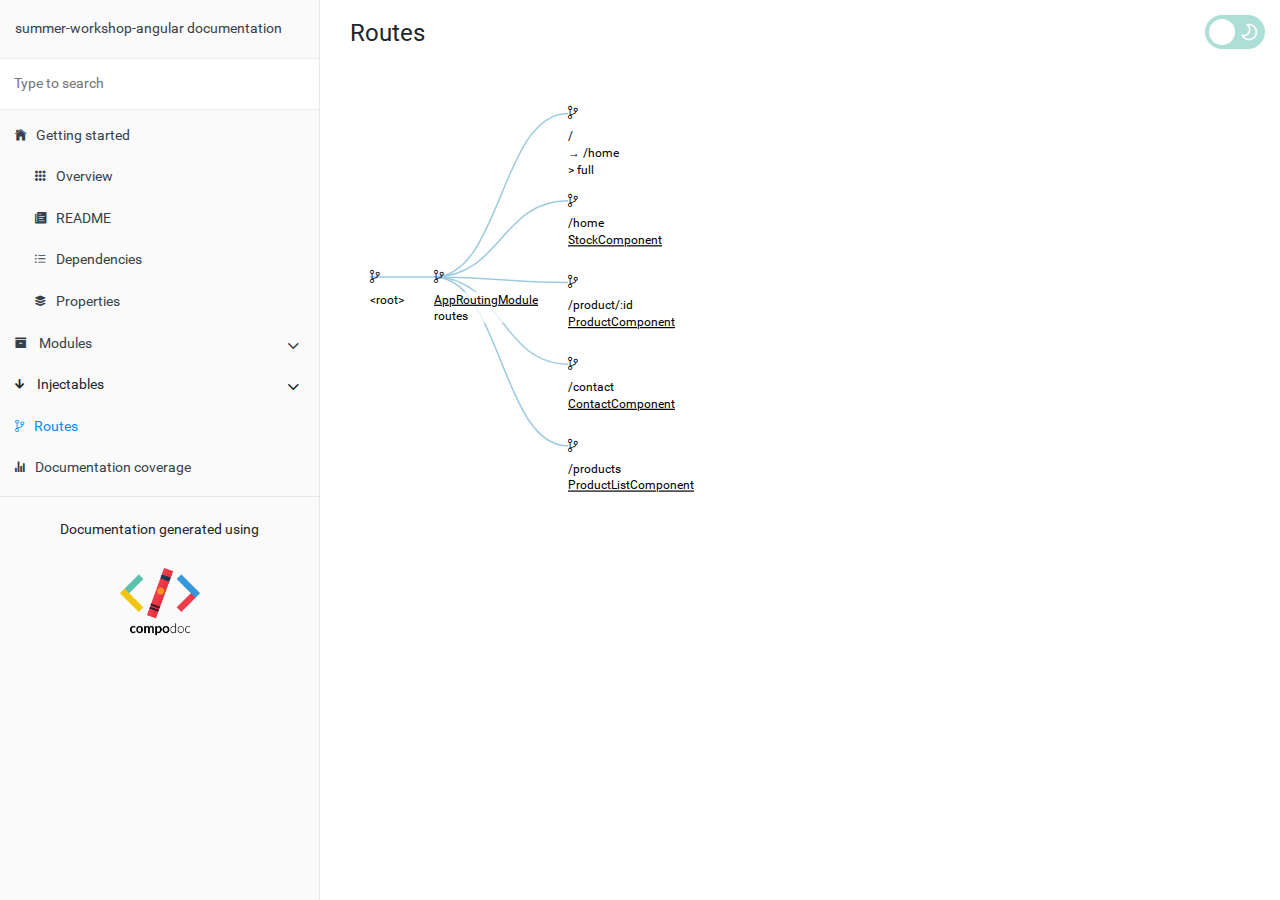
<file: SummerWorkshop_Angular/documentation/routes.html>
<!doctype html>
<html class="no-js" lang="">
    <head>
        <meta charset="utf-8">
        <meta http-equiv="x-ua-compatible" content="ie=edge">
        <title>summer-workshop-angular documentation</title>
        <meta name="description" content="">
        <meta name="viewport" content="width=device-width, initial-scale=1">

        <link rel="icon" type="image/x-icon" href="./images/favicon.ico">
	   <link rel="stylesheet" href="./styles/style.css">
        <link rel="stylesheet" href="./styles/dark.css">
    </head>
    <body>

        <div class="navbar navbar-default navbar-fixed-top d-block d-sm-none">
            <a href="./" class="navbar-brand">summer-workshop-angular documentation</a>
            <button type="button" class="btn btn-default btn-menu ion-ios-menu" id="btn-menu"></button>
        </div>

        <div class="xs-menu menu" id="mobile-menu">
                <div id="book-search-input" role="search"><input type="text" placeholder="Type to search"></div>            <compodoc-menu></compodoc-menu>
        </div>

        <div class="container-fluid main">
           <div class="row main">
               <div class="hidden-xs menu">
                   <compodoc-menu mode="normal"></compodoc-menu>
               </div>
               <!-- START CONTENT -->
               <div class="content routes">
                   <div class="content-data">














<ol class="breadcrumb">
    <li class="breadcrumb-item">Routes</li>
</ol>

<div id="body-routes"></div>

<script src="./js/libs/d3.v3.min.js"></script>
<script src="./js/libs/innersvg.js"></script>

<script src="./js/routes/routes_index.js"></script>
<script src="./js/routes.js"></script>






                   </div><div class="search-results">
    <div class="has-results">
        <h1 class="search-results-title"><span class='search-results-count'></span> results matching "<span class='search-query'></span>"</h1>
        <ul class="search-results-list"></ul>
    </div>
    <div class="no-results">
        <h1 class="search-results-title">No results matching "<span class='search-query'></span>"</h1>
    </div>
</div>
</div>
               <!-- END CONTENT -->
           </div>
       </div>

          <label class="dark-mode-switch">
               <input type="checkbox">
               <span class="slider">
                    <svg class="slider-icon" viewBox="0 0 24 24" fill="none" height="20" stroke="#000" stroke-linecap="round" stroke-linejoin="round" stroke-width="2" width="20" xmlns="http://www.w3.org/2000/svg">
                    <path d="M21 12.79A9 9 0 1111.21 3 7 7 0 0021 12.79z"></path>
                    </svg>
               </span>
          </label>

       <script>
            var COMPODOC_CURRENT_PAGE_DEPTH = 0;
            var COMPODOC_CURRENT_PAGE_CONTEXT = 'routes';
            var COMPODOC_CURRENT_PAGE_URL = 'routes.html';
            var MAX_SEARCH_RESULTS = 15;
       </script>

       <script src="./js/libs/custom-elements.min.js"></script>
       <script src="./js/libs/lit-html.js"></script>

       <script src="./js/menu-wc.js" defer></script>
       <script nomodule src="./js/menu-wc_es5.js" defer></script>

       <script src="./js/libs/bootstrap-native.js"></script>

       <script src="./js/libs/es6-shim.min.js"></script>
       <script src="./js/libs/EventDispatcher.js"></script>
       <script src="./js/libs/promise.min.js"></script>
       <script src="./js/libs/zepto.min.js"></script>

       <script src="./js/compodoc.js"></script>

       <script src="./js/tabs.js"></script>
       <script src="./js/menu.js"></script>
       <script src="./js/libs/clipboard.min.js"></script>
       <script src="./js/libs/prism.js"></script>
       <script src="./js/sourceCode.js"></script>
          <script src="./js/search/search.js"></script>
          <script src="./js/search/lunr.min.js"></script>
          <script src="./js/search/search-lunr.js"></script>
          <script src="./js/search/search_index.js"></script>
       <script src="./js/lazy-load-graphs.js"></script>


    </body>
</html>
</file>
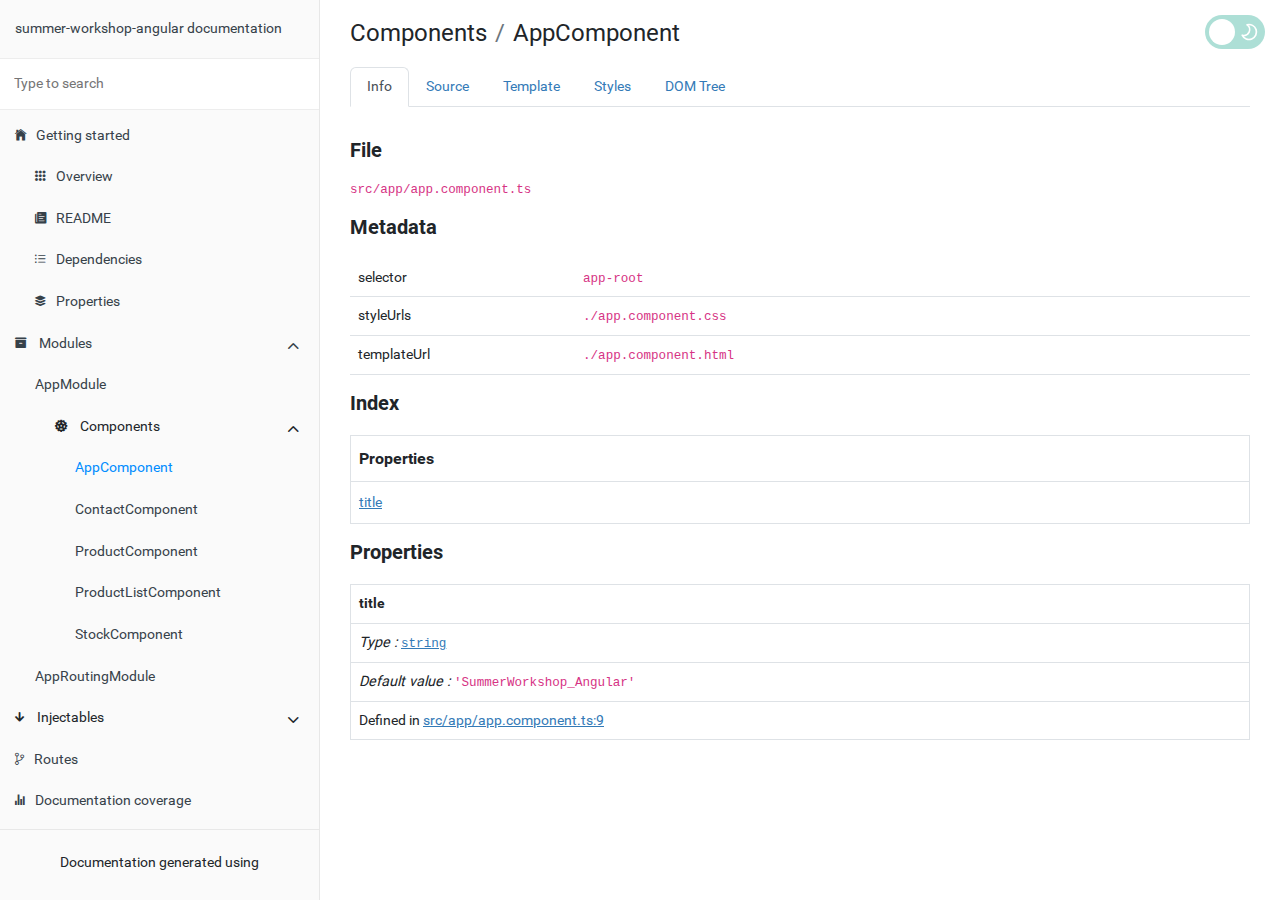
<file: SummerWorkshop_Angular/documentation/components/AppComponent.html>
<!doctype html>
<html class="no-js" lang="">
    <head>
        <meta charset="utf-8">
        <meta http-equiv="x-ua-compatible" content="ie=edge">
        <title>summer-workshop-angular documentation</title>
        <meta name="description" content="">
        <meta name="viewport" content="width=device-width, initial-scale=1">

        <link rel="icon" type="image/x-icon" href="../images/favicon.ico">
	   <link rel="stylesheet" href="../styles/style.css">
        <link rel="stylesheet" href="../styles/dark.css">
    </head>
    <body>

        <div class="navbar navbar-default navbar-fixed-top d-block d-sm-none">
            <a href="../" class="navbar-brand">summer-workshop-angular documentation</a>
            <button type="button" class="btn btn-default btn-menu ion-ios-menu" id="btn-menu"></button>
        </div>

        <div class="xs-menu menu" id="mobile-menu">
                <div id="book-search-input" role="search"><input type="text" placeholder="Type to search"></div>            <compodoc-menu></compodoc-menu>
        </div>

        <div class="container-fluid main">
           <div class="row main">
               <div class="hidden-xs menu">
                   <compodoc-menu mode="normal"></compodoc-menu>
               </div>
               <!-- START CONTENT -->
               <div class="content component">
                   <div class="content-data">




<ol class="breadcrumb">
  <li class="breadcrumb-item">Components</li>
  <li class="breadcrumb-item"
  >
  AppComponent</li>
</ol>

<ul class="nav nav-tabs" role="tablist">
        <li class="nav-item">
            <a href="#info" class="nav-link active"
                role="tab" id="info-tab" data-bs-toggle="tab" data-link="info">Info</a>
        </li>
        <li class="nav-item">
            <a href="#source" class="nav-link"
                role="tab" id="source-tab" data-bs-toggle="tab" data-link="source">Source</a>
        </li>
        <li class="nav-item">
            <a href="#templateData" class="nav-link"
                role="tab" id="templateData-tab" data-bs-toggle="tab" data-link="template">Template</a>
        </li>
        <li class="nav-item">
            <a href="#styleData" class="nav-link"
                role="tab" id="styleData-tab" data-bs-toggle="tab" data-link="style">Styles</a>
        </li>
        <li class="nav-item">
            <a href="#tree" class="nav-link"
                role="tab" id="tree-tab" data-bs-toggle="tab" data-link="dom-tree">DOM Tree</a>
        </li>
</ul>

<div class="tab-content">
    <div class="tab-pane fade active in" id="info"><p class="comment">
    <h3>File</h3>
</p>
<p class="comment">
    <code>src/app/app.component.ts</code>
</p>






<section data-compodoc="block-metadata">
    <h3>Metadata</h3>
    <table class="table table-sm table-hover metadata">
        <tbody>












            <tr>
                <td class="col-md-3">selector</td>
                <td class="col-md-9"><code>app-root</code></td>
            </tr>



            <tr>
                <td class="col-md-3">styleUrls</td>
                <td class="col-md-9"><code>./app.component.css</code></td>
            </tr>



            <tr>
                <td class="col-md-3">templateUrl</td>
                <td class="col-md-9"><code>./app.component.html</code></td>
            </tr>








        </tbody>
    </table>
</section>

    <section data-compodoc="block-index">
    <h3 id="index">Index</h3>
    <table class="table table-sm table-bordered index-table">
        <tbody>
                <tr>
                    <td class="col-md-4">
                        <h6><b>Properties</b></h6>
                    </td>
                </tr>
                <tr>
                    <td class="col-md-4">
                        <ul class="index-list">
                            <li>
                                <a href="#title" >title</a>
                            </li>
                        </ul>
                    </td>
                </tr>






        </tbody>
    </table>
</section>







    <section data-compodoc="block-properties">
    
    <h3 id="inputs">
        Properties
    </h3>
    <table class="table table-sm table-bordered">
        <tbody>
            <tr>
                <td class="col-md-4">
                    <a name="title"></a>
                    <span class="name">
                        <span ><b>title</b></span>
                        <a href="#title"><span class="icon ion-ios-link"></span></a>
                    </span>
                </td>
            </tr>
                <tr>
                    <td class="col-md-4">
                        <i>Type : </i>        <code><a href="https://developer.mozilla.org/en-US/docs/Web/JavaScript/Reference/Global_Objects/string" target="_blank" >string</a></code>

                    </td>
                </tr>
                <tr>
                    <td class="col-md-4">
                        <i>Default value : </i><code>&#x27;SummerWorkshop_Angular&#x27;</code>
                    </td>
                </tr>
                    <tr>
                        <td class="col-md-4">
                                <div class="io-line">Defined in <a href="" data-line="9" class="link-to-prism">src/app/app.component.ts:9</a></div>
                        </td>
                    </tr>


        </tbody>
    </table>
</section>

</div>


    <div class="tab-pane fade  tab-source-code" id="source">
        <pre class="line-numbers compodoc-sourcecode"><code class="language-typescript">import { Component } from &#x27;@angular/core&#x27;;

@Component({
  selector: &#x27;app-root&#x27;,
  templateUrl: &#x27;./app.component.html&#x27;,
  styleUrls: [&#x27;./app.component.css&#x27;]
})
export class AppComponent {
  title &#x3D; &#x27;SummerWorkshop_Angular&#x27;;
}
</code></pre>
    </div>

    <div class="tab-pane fade " id="templateData">
        <pre class="line-numbers"><code class="language-html">&lt;div&gt;&lt;nav class&#x3D;&quot;navbar navbar-expand-lg navbar-light bg-light&quot;&gt;
  &lt;a class&#x3D;&quot;navbar-brand&quot; href&#x3D;&quot;#&quot;&gt;Summer Wokshop&lt;/a&gt;
  &lt;button class&#x3D;&quot;navbar-toggler&quot; type&#x3D;&quot;button&quot; data-toggle&#x3D;&quot;collapse&quot; data-target&#x3D;&quot;#navbarNav&quot; aria-controls&#x3D;&quot;navbarNav&quot; aria-expanded&#x3D;&quot;false&quot; aria-label&#x3D;&quot;Toggle navigation&quot;&gt;
    &lt;span class&#x3D;&quot;navbar-toggler-icon&quot;&gt;&lt;/span&gt;
  &lt;/button&gt;
  &lt;div class&#x3D;&quot;collapse navbar-collapse&quot; id&#x3D;&quot;navbarNav&quot;&gt;
    &lt;ul class&#x3D;&quot;navbar-nav&quot;&gt;
      &lt;li class&#x3D;&quot;nav-item active&quot;&gt;
        &lt;a class&#x3D;&quot;nav-link&quot; [routerLink]&#x3D;&quot;[&#x27;/products&#x27;]&quot;&gt;Products&lt;/a&gt;
      &lt;/li&gt;
      &lt;li class&#x3D;&quot;nav-item&quot;&gt;
        &lt;a class&#x3D;&quot;nav-link&quot; [routerLink]&#x3D;&quot;[&#x27;/contact&#x27;]&quot;&gt;Contact&lt;/a&gt;
    &lt;/ul&gt;
  &lt;/div&gt;
&lt;/nav&gt;
&lt;router-outlet&gt;&lt;/router-outlet&gt;
&lt;/div&gt;</code></pre>
    </div>

    <div class="tab-pane fade " id="styleData">
                <p class="comment">
                    <code>./app.component.css</code>
                </p>
                <pre class="line-numbers"><code class="language-scss"></code></pre>
    </div>

    <div class="tab-pane fade " id="tree">
        <div id="tree-container"></div>
        <div class="tree-legend">
            <div class="title">
                <b>Legend</b>
            </div>
            <div>
                <div class="color htmlelement"></div><span>Html element</span>
            </div>
            <div>
                <div class="color component"></div><span>Component</span>
            </div>
            <div>
                <div class="color directive"></div><span>Html element with directive</span>
            </div>
        </div>
    </div>

    
</div>

<script src="../js/libs/vis.min.js"></script>
<script src="../js/libs/htmlparser.js"></script>
<script src="../js/libs/deep-iterator.js"></script>
<script>
        var COMPONENT_TEMPLATE = '<div><div><nav class="navbar navbar-expand-lg navbar-light bg-light">  <a class="navbar-brand" href="#">Summer Wokshop</a>  <button class="navbar-toggler" type="button" data-toggle="collapse" data-target="#navbarNav" aria-controls="navbarNav" aria-expanded="false" aria-label="Toggle navigation">    <span class="navbar-toggler-icon"></span>  </button>  <div class="collapse navbar-collapse" id="navbarNav">    <ul class="navbar-nav">      <li class="nav-item active">        <a class="nav-link" [routerLink]="[\'/products\']">Products</a>      </li>      <li class="nav-item">        <a class="nav-link" [routerLink]="[\'/contact\']">Contact</a>    </ul>  </div></nav><router-outlet></router-outlet></div></div>'
    var COMPONENTS = [{'name': 'AppComponent', 'selector': 'app-root'},{'name': 'ContactComponent', 'selector': 'app-contact'},{'name': 'ProductComponent', 'selector': 'app-product'},{'name': 'ProductListComponent', 'selector': 'app-product-list'},{'name': 'StockComponent', 'selector': 'app-stock'}];
    var DIRECTIVES = [];
    var ACTUAL_COMPONENT = {'name': 'AppComponent'};
</script>
<script src="../js/tree.js"></script>

















                   </div><div class="search-results">
    <div class="has-results">
        <h1 class="search-results-title"><span class='search-results-count'></span> results matching "<span class='search-query'></span>"</h1>
        <ul class="search-results-list"></ul>
    </div>
    <div class="no-results">
        <h1 class="search-results-title">No results matching "<span class='search-query'></span>"</h1>
    </div>
</div>
</div>
               <!-- END CONTENT -->
           </div>
       </div>

          <label class="dark-mode-switch">
               <input type="checkbox">
               <span class="slider">
                    <svg class="slider-icon" viewBox="0 0 24 24" fill="none" height="20" stroke="#000" stroke-linecap="round" stroke-linejoin="round" stroke-width="2" width="20" xmlns="http://www.w3.org/2000/svg">
                    <path d="M21 12.79A9 9 0 1111.21 3 7 7 0 0021 12.79z"></path>
                    </svg>
               </span>
          </label>

       <script>
            var COMPODOC_CURRENT_PAGE_DEPTH = 1;
            var COMPODOC_CURRENT_PAGE_CONTEXT = 'component';
            var COMPODOC_CURRENT_PAGE_URL = 'AppComponent.html';
            var MAX_SEARCH_RESULTS = 15;
       </script>

       <script src="../js/libs/custom-elements.min.js"></script>
       <script src="../js/libs/lit-html.js"></script>

       <script src="../js/menu-wc.js" defer></script>
       <script nomodule src="../js/menu-wc_es5.js" defer></script>

       <script src="../js/libs/bootstrap-native.js"></script>

       <script src="../js/libs/es6-shim.min.js"></script>
       <script src="../js/libs/EventDispatcher.js"></script>
       <script src="../js/libs/promise.min.js"></script>
       <script src="../js/libs/zepto.min.js"></script>

       <script src="../js/compodoc.js"></script>

       <script src="../js/tabs.js"></script>
       <script src="../js/menu.js"></script>
       <script src="../js/libs/clipboard.min.js"></script>
       <script src="../js/libs/prism.js"></script>
       <script src="../js/sourceCode.js"></script>
          <script src="../js/search/search.js"></script>
          <script src="../js/search/lunr.min.js"></script>
          <script src="../js/search/search-lunr.js"></script>
          <script src="../js/search/search_index.js"></script>
       <script src="../js/lazy-load-graphs.js"></script>


    </body>
</html>
</file>
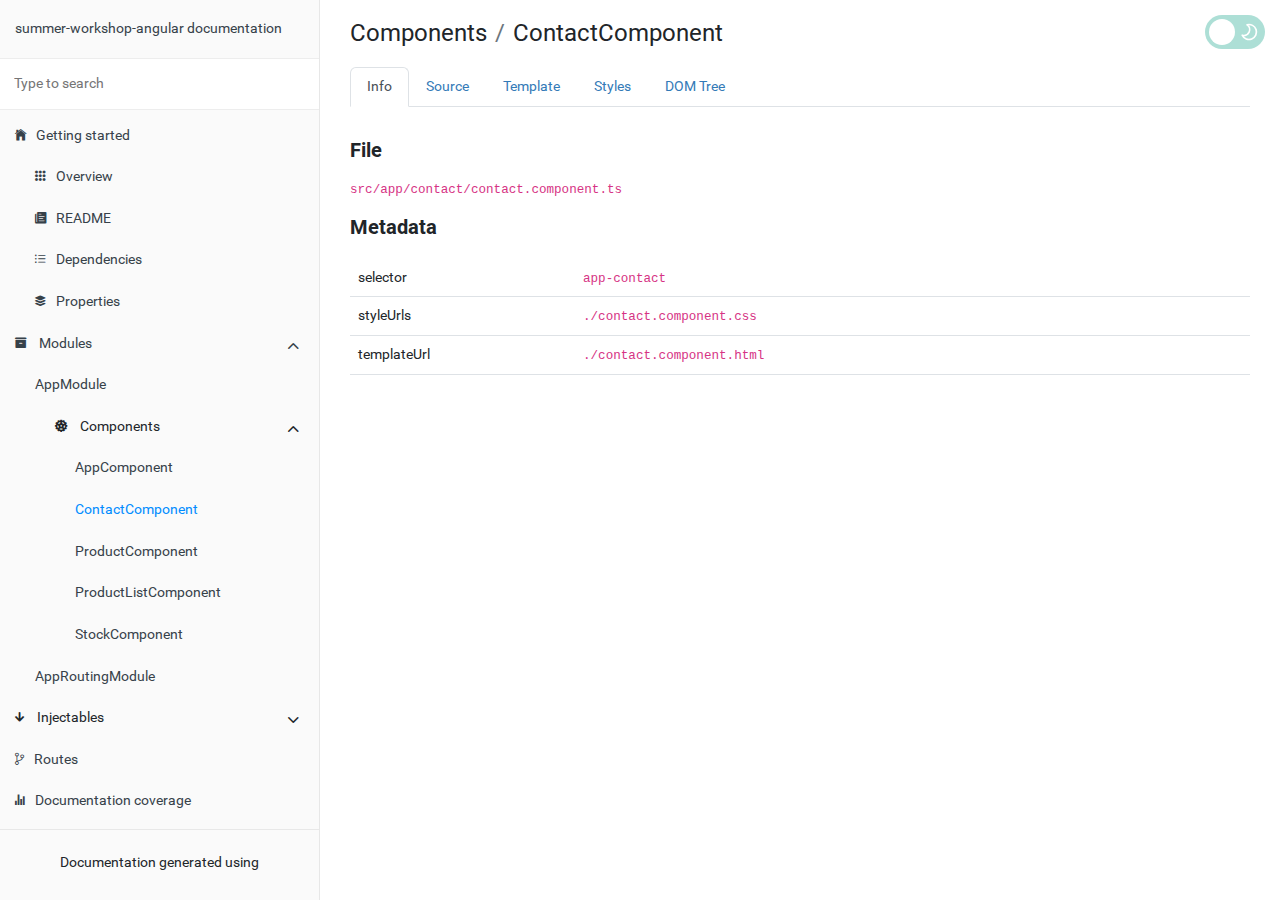
<file: SummerWorkshop_Angular/documentation/components/ContactComponent.html>
<!doctype html>
<html class="no-js" lang="">
    <head>
        <meta charset="utf-8">
        <meta http-equiv="x-ua-compatible" content="ie=edge">
        <title>summer-workshop-angular documentation</title>
        <meta name="description" content="">
        <meta name="viewport" content="width=device-width, initial-scale=1">

        <link rel="icon" type="image/x-icon" href="../images/favicon.ico">
	   <link rel="stylesheet" href="../styles/style.css">
        <link rel="stylesheet" href="../styles/dark.css">
    </head>
    <body>

        <div class="navbar navbar-default navbar-fixed-top d-block d-sm-none">
            <a href="../" class="navbar-brand">summer-workshop-angular documentation</a>
            <button type="button" class="btn btn-default btn-menu ion-ios-menu" id="btn-menu"></button>
        </div>

        <div class="xs-menu menu" id="mobile-menu">
                <div id="book-search-input" role="search"><input type="text" placeholder="Type to search"></div>            <compodoc-menu></compodoc-menu>
        </div>

        <div class="container-fluid main">
           <div class="row main">
               <div class="hidden-xs menu">
                   <compodoc-menu mode="normal"></compodoc-menu>
               </div>
               <!-- START CONTENT -->
               <div class="content component">
                   <div class="content-data">




<ol class="breadcrumb">
  <li class="breadcrumb-item">Components</li>
  <li class="breadcrumb-item"
  >
  ContactComponent</li>
</ol>

<ul class="nav nav-tabs" role="tablist">
        <li class="nav-item">
            <a href="#info" class="nav-link active"
                role="tab" id="info-tab" data-bs-toggle="tab" data-link="info">Info</a>
        </li>
        <li class="nav-item">
            <a href="#source" class="nav-link"
                role="tab" id="source-tab" data-bs-toggle="tab" data-link="source">Source</a>
        </li>
        <li class="nav-item">
            <a href="#templateData" class="nav-link"
                role="tab" id="templateData-tab" data-bs-toggle="tab" data-link="template">Template</a>
        </li>
        <li class="nav-item">
            <a href="#styleData" class="nav-link"
                role="tab" id="styleData-tab" data-bs-toggle="tab" data-link="style">Styles</a>
        </li>
        <li class="nav-item">
            <a href="#tree" class="nav-link"
                role="tab" id="tree-tab" data-bs-toggle="tab" data-link="dom-tree">DOM Tree</a>
        </li>
</ul>

<div class="tab-content">
    <div class="tab-pane fade active in" id="info"><p class="comment">
    <h3>File</h3>
</p>
<p class="comment">
    <code>src/app/contact/contact.component.ts</code>
</p>






<section data-compodoc="block-metadata">
    <h3>Metadata</h3>
    <table class="table table-sm table-hover metadata">
        <tbody>












            <tr>
                <td class="col-md-3">selector</td>
                <td class="col-md-9"><code>app-contact</code></td>
            </tr>



            <tr>
                <td class="col-md-3">styleUrls</td>
                <td class="col-md-9"><code>./contact.component.css</code></td>
            </tr>



            <tr>
                <td class="col-md-3">templateUrl</td>
                <td class="col-md-9"><code>./contact.component.html</code></td>
            </tr>








        </tbody>
    </table>
</section>









</div>


    <div class="tab-pane fade  tab-source-code" id="source">
        <pre class="line-numbers compodoc-sourcecode"><code class="language-typescript">import { Component } from &#x27;@angular/core&#x27;;

@Component({
  selector: &#x27;app-contact&#x27;,
  templateUrl: &#x27;./contact.component.html&#x27;,
  styleUrls: [&#x27;./contact.component.css&#x27;]
})
export class ContactComponent {

}
</code></pre>
    </div>

    <div class="tab-pane fade " id="templateData">
        <pre class="line-numbers"><code class="language-html">&lt;div class&#x3D;&quot;contact-container&quot;&gt;
    &lt;h2&gt;Contact Me&lt;/h2&gt;
    &lt;p&gt;Feel free to reach out to me through the following channels:&lt;/p&gt;
  
    &lt;div class&#x3D;&quot;social-media-links&quot;&gt;
      &lt;a href&#x3D;&quot;https://www.linkedin.com/in/nawress-rafrafi/&quot; &gt;
        &lt;i class&#x3D;&quot;bi bi-linkedin&quot;&gt;&lt;/i&gt;  
        &lt;/a&gt;
      &lt;a href&#x3D;&quot;https://github.com/RafrafiNawress&quot; target&#x3D;&quot;_blank&quot; rel&#x3D;&quot;noopener noreferrer&quot;&gt;
        &lt;i class&#x3D;&quot;fab fa-github&quot;&gt;&lt;/i&gt;
      &lt;/a&gt;
      &lt;a href&#x3D;&quot;https://medium.com/@nawress-rafrafi&quot; target&#x3D;&quot;_blank&quot; rel&#x3D;&quot;noopener noreferrer&quot;&gt;
        &lt;i class&#x3D;&quot;fab fa-medium&quot;&gt;&lt;/i&gt;
      &lt;/a&gt;
    &lt;/div&gt;
  &lt;/div&gt;
  </code></pre>
    </div>

    <div class="tab-pane fade " id="styleData">
                <p class="comment">
                    <code>./contact.component.css</code>
                </p>
                <pre class="line-numbers"><code class="language-scss">
.fa {
    padding: 20px;
    font-size: 30px;
    width: 30px;
    text-align: center;
    text-decoration: none;
    margin: 5px 2px;
    border-radius: 50%;
  }
  
  .fa:hover {
      opacity: 0.7;
  }

  
  .fa-linkedin {
    background: #007bb5;
    color: white;
  }
  </code></pre>
    </div>

    <div class="tab-pane fade " id="tree">
        <div id="tree-container"></div>
        <div class="tree-legend">
            <div class="title">
                <b>Legend</b>
            </div>
            <div>
                <div class="color htmlelement"></div><span>Html element</span>
            </div>
            <div>
                <div class="color component"></div><span>Component</span>
            </div>
            <div>
                <div class="color directive"></div><span>Html element with directive</span>
            </div>
        </div>
    </div>

    
</div>

<script src="../js/libs/vis.min.js"></script>
<script src="../js/libs/htmlparser.js"></script>
<script src="../js/libs/deep-iterator.js"></script>
<script>
        var COMPONENT_TEMPLATE = '<div><div class="contact-container">    <h2>Contact Me</h2>    <p>Feel free to reach out to me through the following channels:</p>      <div class="social-media-links">      <a href="https://www.linkedin.com/in/nawress-rafrafi/" >        <i class="bi bi-linkedin"></i>          </a>      <a href="https://github.com/RafrafiNawress" target="_blank" rel="noopener noreferrer">        <i class="fab fa-github"></i>      </a>      <a href="https://medium.com/@nawress-rafrafi" target="_blank" rel="noopener noreferrer">        <i class="fab fa-medium"></i>      </a>    </div>  </div>  </div>'
    var COMPONENTS = [{'name': 'AppComponent', 'selector': 'app-root'},{'name': 'ContactComponent', 'selector': 'app-contact'},{'name': 'ProductComponent', 'selector': 'app-product'},{'name': 'ProductListComponent', 'selector': 'app-product-list'},{'name': 'StockComponent', 'selector': 'app-stock'}];
    var DIRECTIVES = [];
    var ACTUAL_COMPONENT = {'name': 'ContactComponent'};
</script>
<script src="../js/tree.js"></script>

















                   </div><div class="search-results">
    <div class="has-results">
        <h1 class="search-results-title"><span class='search-results-count'></span> results matching "<span class='search-query'></span>"</h1>
        <ul class="search-results-list"></ul>
    </div>
    <div class="no-results">
        <h1 class="search-results-title">No results matching "<span class='search-query'></span>"</h1>
    </div>
</div>
</div>
               <!-- END CONTENT -->
           </div>
       </div>

          <label class="dark-mode-switch">
               <input type="checkbox">
               <span class="slider">
                    <svg class="slider-icon" viewBox="0 0 24 24" fill="none" height="20" stroke="#000" stroke-linecap="round" stroke-linejoin="round" stroke-width="2" width="20" xmlns="http://www.w3.org/2000/svg">
                    <path d="M21 12.79A9 9 0 1111.21 3 7 7 0 0021 12.79z"></path>
                    </svg>
               </span>
          </label>

       <script>
            var COMPODOC_CURRENT_PAGE_DEPTH = 1;
            var COMPODOC_CURRENT_PAGE_CONTEXT = 'component';
            var COMPODOC_CURRENT_PAGE_URL = 'ContactComponent.html';
            var MAX_SEARCH_RESULTS = 15;
       </script>

       <script src="../js/libs/custom-elements.min.js"></script>
       <script src="../js/libs/lit-html.js"></script>

       <script src="../js/menu-wc.js" defer></script>
       <script nomodule src="../js/menu-wc_es5.js" defer></script>

       <script src="../js/libs/bootstrap-native.js"></script>

       <script src="../js/libs/es6-shim.min.js"></script>
       <script src="../js/libs/EventDispatcher.js"></script>
       <script src="../js/libs/promise.min.js"></script>
       <script src="../js/libs/zepto.min.js"></script>

       <script src="../js/compodoc.js"></script>

       <script src="../js/tabs.js"></script>
       <script src="../js/menu.js"></script>
       <script src="../js/libs/clipboard.min.js"></script>
       <script src="../js/libs/prism.js"></script>
       <script src="../js/sourceCode.js"></script>
          <script src="../js/search/search.js"></script>
          <script src="../js/search/lunr.min.js"></script>
          <script src="../js/search/search-lunr.js"></script>
          <script src="../js/search/search_index.js"></script>
       <script src="../js/lazy-load-graphs.js"></script>


    </body>
</html>
</file>
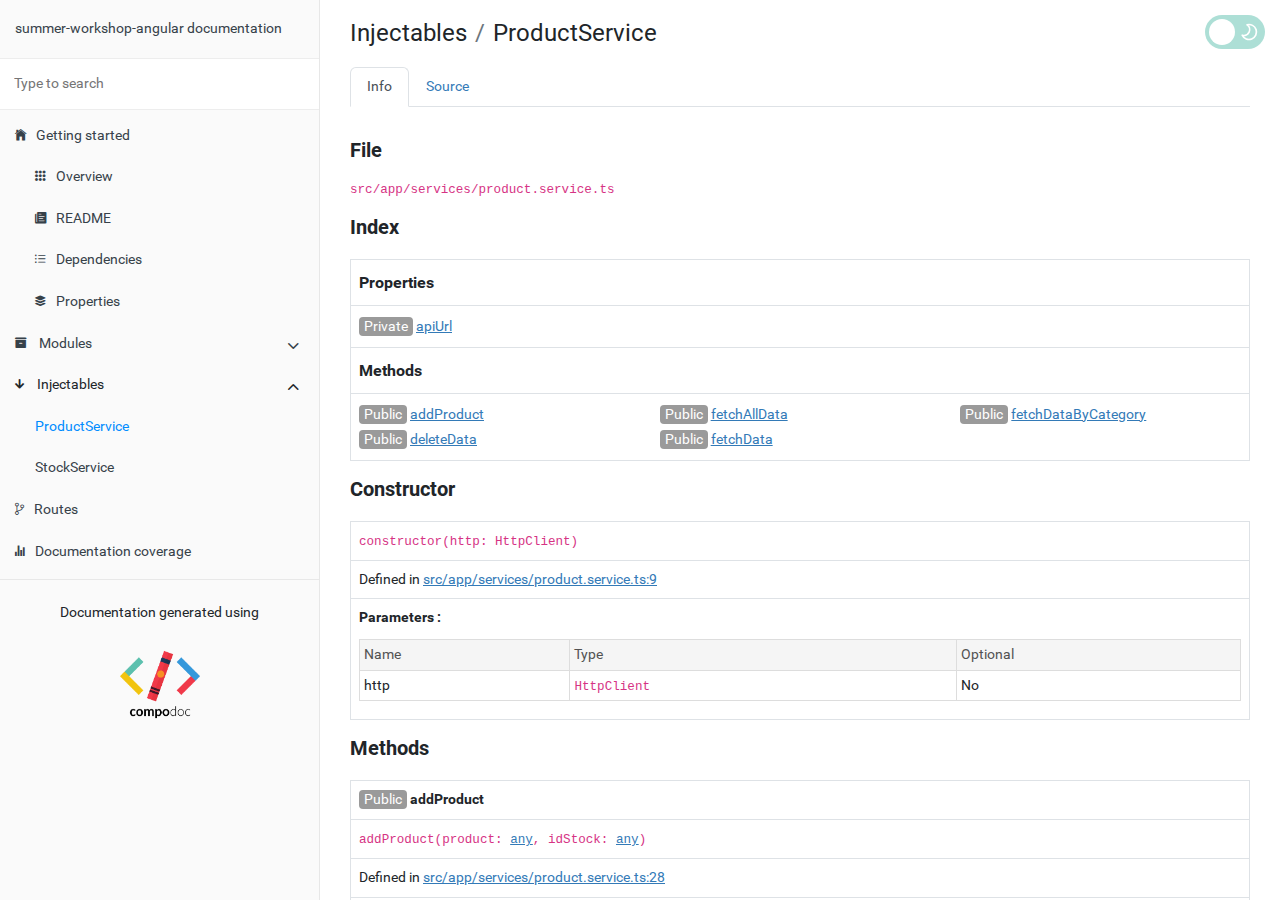
<file: SummerWorkshop_Angular/documentation/injectables/ProductService.html>
<!doctype html>
<html class="no-js" lang="">
    <head>
        <meta charset="utf-8">
        <meta http-equiv="x-ua-compatible" content="ie=edge">
        <title>summer-workshop-angular documentation</title>
        <meta name="description" content="">
        <meta name="viewport" content="width=device-width, initial-scale=1">

        <link rel="icon" type="image/x-icon" href="../images/favicon.ico">
	   <link rel="stylesheet" href="../styles/style.css">
        <link rel="stylesheet" href="../styles/dark.css">
    </head>
    <body>

        <div class="navbar navbar-default navbar-fixed-top d-block d-sm-none">
            <a href="../" class="navbar-brand">summer-workshop-angular documentation</a>
            <button type="button" class="btn btn-default btn-menu ion-ios-menu" id="btn-menu"></button>
        </div>

        <div class="xs-menu menu" id="mobile-menu">
                <div id="book-search-input" role="search"><input type="text" placeholder="Type to search"></div>            <compodoc-menu></compodoc-menu>
        </div>

        <div class="container-fluid main">
           <div class="row main">
               <div class="hidden-xs menu">
                   <compodoc-menu mode="normal"></compodoc-menu>
               </div>
               <!-- START CONTENT -->
               <div class="content injectable">
                   <div class="content-data">








<ol class="breadcrumb">
  <li class="breadcrumb-item">Injectables</li>
  <li class="breadcrumb-item" >ProductService</li>
</ol>

<ul class="nav nav-tabs" role="tablist">
        <li class="nav-item">
            <a href="#info" 
                class="nav-link"
                class="nav-link active"
                role="tab" id="info-tab" data-bs-toggle="tab" data-link="info">Info</a>
        </li>
        <li class="nav-item">
            <a href="#source" 
                class="nav-link"
                
                role="tab" id="source-tab" data-bs-toggle="tab" data-link="source">Source</a>
        </li>
</ul>

<div class="tab-content">
    <div class="tab-pane fade active in" id="info">
        <p class="comment">
            <h3>File</h3>
        </p>
        <p class="comment">
            <code>src/app/services/product.service.ts</code>
        </p>





            <section data-compodoc="block-index">
    <h3 id="index">Index</h3>
    <table class="table table-sm table-bordered index-table">
        <tbody>
                <tr>
                    <td class="col-md-4">
                        <h6><b>Properties</b></h6>
                    </td>
                </tr>
                <tr>
                    <td class="col-md-4">
                        <ul class="index-list">
                            <li>
                                    <span class="modifier">Private</span>
                                <a href="#apiUrl" >apiUrl</a>
                            </li>
                        </ul>
                    </td>
                </tr>

                <tr>
                    <td class="col-md-4">
                        <h6><b>Methods</b></h6>
                    </td>
                </tr>
                <tr>
                    <td class="col-md-4">
                        <ul class="index-list">
                            <li>
                                    <span class="modifier">Public</span>
                                <a href="#addProduct" >addProduct</a>
                            </li>
                            <li>
                                    <span class="modifier">Public</span>
                                <a href="#deleteData" >deleteData</a>
                            </li>
                            <li>
                                    <span class="modifier">Public</span>
                                <a href="#fetchAllData" >fetchAllData</a>
                            </li>
                            <li>
                                    <span class="modifier">Public</span>
                                <a href="#fetchData" >fetchData</a>
                            </li>
                            <li>
                                    <span class="modifier">Public</span>
                                <a href="#fetchDataByCategory" >fetchDataByCategory</a>
                            </li>
                        </ul>
                    </td>
                </tr>





        </tbody>
    </table>
</section>

            <section data-compodoc="block-constructor">
    <h3 id="constructor">Constructor</h3>
        <table class="table table-sm table-bordered">
            <tbody>
                <tr>
                    <td class="col-md-4">
<code>constructor(http: HttpClient)</code>
                    </td>
                </tr>
                        <tr>
                            <td class="col-md-4">
                                <div class="io-line">Defined in <a href="" data-line="9" class="link-to-prism">src/app/services/product.service.ts:9</a></div>
                            </td>
                        </tr>

                <tr>
                    <td class="col-md-4">
                            <div>
                                    <b>Parameters :</b>
                                    <table class="params">
                                        <thead>
                                            <tr>
                                                <td>Name</td>
                                                    <td>Type</td>
                                                <td>Optional</td>
                                            </tr>
                                        </thead>
                                        <tbody>
                                                <tr>
                                                        <td>http</td>
                                                  
                                                        <td>
                                                                    <code>HttpClient</code>
                                                        </td>
                                                  
                                                    <td>
                                                            No
                                                    </td>
                                                    
                                                </tr>
                                        </tbody>
                                    </table>
                            </div>
                    </td>
                </tr>
            </tbody>
        </table>
</section>

            <section data-compodoc="block-methods">
    
    <h3 id="methods">
        Methods
    </h3>
    <table class="table table-sm table-bordered">
        <tbody>
            <tr>
                <td class="col-md-4">
                    <a name="addProduct"></a>
                    <span class="name">
                        <span class="modifier">Public</span>
                        <span ><b>addProduct</b></span>
                        <a href="#addProduct"><span class="icon ion-ios-link"></span></a>
                    </span>
                </td>
            </tr>
            <tr>
                <td class="col-md-4">
                    <span class="modifier-icon icon ion-ios-reset"></span>
                    <code>addProduct(product: <a href="https://www.typescriptlang.org/docs/handbook/basic-types.html" target="_blank">any</a>, idStock: <a href="https://www.typescriptlang.org/docs/handbook/basic-types.html" target="_blank">any</a>)</code>
                </td>
            </tr>


            <tr>
                <td class="col-md-4">
                    <div class="io-line">Defined in <a href="" data-line="28"
                            class="link-to-prism">src/app/services/product.service.ts:28</a></div>
                </td>
            </tr>


            <tr>
                <td class="col-md-4">

                    <div class="io-description">
                        <b>Parameters :</b>
                        
                        <table class="params">
                            <thead>
                                <tr>
                                    <td>Name</td>
                                    <td>Type</td>
                                    <td>Optional</td>
                                </tr>
                            </thead>
                            <tbody>
                                <tr>
                                    <td>product</td>
                                    <td>
                                                <code><a href="https://www.typescriptlang.org/docs/handbook/basic-types.html" target="_blank" >any</a></code>
                                    </td>

                                    <td>
                                        No
                                    </td>


                                </tr>
                                <tr>
                                    <td>idStock</td>
                                    <td>
                                                <code><a href="https://www.typescriptlang.org/docs/handbook/basic-types.html" target="_blank" >any</a></code>
                                    </td>

                                    <td>
                                        No
                                    </td>


                                </tr>
                            </tbody>
                        </table>
                    </div>
                    <div>
                    </div>
                    <div class="io-description">
                        <b>Returns : </b>    <code>Observable&lt;any&gt;</code>

                    </div>
                    <div class="io-description">
                        
                    </div>
                </td>
            </tr>
        </tbody>
    </table>
    <table class="table table-sm table-bordered">
        <tbody>
            <tr>
                <td class="col-md-4">
                    <a name="deleteData"></a>
                    <span class="name">
                        <span class="modifier">Public</span>
                        <span ><b>deleteData</b></span>
                        <a href="#deleteData"><span class="icon ion-ios-link"></span></a>
                    </span>
                </td>
            </tr>
            <tr>
                <td class="col-md-4">
                    <span class="modifier-icon icon ion-ios-reset"></span>
                    <code>deleteData(id: <a href="https://www.typescriptlang.org/docs/handbook/basic-types.html" target="_blank">any</a>)</code>
                </td>
            </tr>


            <tr>
                <td class="col-md-4">
                    <div class="io-line">Defined in <a href="" data-line="33"
                            class="link-to-prism">src/app/services/product.service.ts:33</a></div>
                </td>
            </tr>


            <tr>
                <td class="col-md-4">

                    <div class="io-description">
                        <b>Parameters :</b>
                        
                        <table class="params">
                            <thead>
                                <tr>
                                    <td>Name</td>
                                    <td>Type</td>
                                    <td>Optional</td>
                                </tr>
                            </thead>
                            <tbody>
                                <tr>
                                    <td>id</td>
                                    <td>
                                                <code><a href="https://www.typescriptlang.org/docs/handbook/basic-types.html" target="_blank" >any</a></code>
                                    </td>

                                    <td>
                                        No
                                    </td>


                                </tr>
                            </tbody>
                        </table>
                    </div>
                    <div>
                    </div>
                    <div class="io-description">
                        <b>Returns : </b>        <code><a href="https://www.typescriptlang.org/docs/handbook/basic-types.html" target="_blank" >any</a></code>

                    </div>
                    <div class="io-description">
                        
                    </div>
                </td>
            </tr>
        </tbody>
    </table>
    <table class="table table-sm table-bordered">
        <tbody>
            <tr>
                <td class="col-md-4">
                    <a name="fetchAllData"></a>
                    <span class="name">
                        <span class="modifier">Public</span>
                        <span ><b>fetchAllData</b></span>
                        <a href="#fetchAllData"><span class="icon ion-ios-link"></span></a>
                    </span>
                </td>
            </tr>
            <tr>
                <td class="col-md-4">
                    <span class="modifier-icon icon ion-ios-reset"></span>
                    <code>fetchAllData()</code>
                </td>
            </tr>


            <tr>
                <td class="col-md-4">
                    <div class="io-line">Defined in <a href="" data-line="13"
                            class="link-to-prism">src/app/services/product.service.ts:13</a></div>
                </td>
            </tr>


            <tr>
                <td class="col-md-4">

                    <div class="io-description">
                        <b>Returns : </b>    <code>Observable&lt;any&gt;</code>

                    </div>
                </td>
            </tr>
        </tbody>
    </table>
    <table class="table table-sm table-bordered">
        <tbody>
            <tr>
                <td class="col-md-4">
                    <a name="fetchData"></a>
                    <span class="name">
                        <span class="modifier">Public</span>
                        <span ><b>fetchData</b></span>
                        <a href="#fetchData"><span class="icon ion-ios-link"></span></a>
                    </span>
                </td>
            </tr>
            <tr>
                <td class="col-md-4">
                    <span class="modifier-icon icon ion-ios-reset"></span>
                    <code>fetchData(id: <a href="https://www.typescriptlang.org/docs/handbook/basic-types.html" target="_blank">any</a>)</code>
                </td>
            </tr>


            <tr>
                <td class="col-md-4">
                    <div class="io-line">Defined in <a href="" data-line="18"
                            class="link-to-prism">src/app/services/product.service.ts:18</a></div>
                </td>
            </tr>


            <tr>
                <td class="col-md-4">

                    <div class="io-description">
                        <b>Parameters :</b>
                        
                        <table class="params">
                            <thead>
                                <tr>
                                    <td>Name</td>
                                    <td>Type</td>
                                    <td>Optional</td>
                                </tr>
                            </thead>
                            <tbody>
                                <tr>
                                    <td>id</td>
                                    <td>
                                                <code><a href="https://www.typescriptlang.org/docs/handbook/basic-types.html" target="_blank" >any</a></code>
                                    </td>

                                    <td>
                                        No
                                    </td>


                                </tr>
                            </tbody>
                        </table>
                    </div>
                    <div>
                    </div>
                    <div class="io-description">
                        <b>Returns : </b>    <code>Observable&lt;any&gt;</code>

                    </div>
                    <div class="io-description">
                        
                    </div>
                </td>
            </tr>
        </tbody>
    </table>
    <table class="table table-sm table-bordered">
        <tbody>
            <tr>
                <td class="col-md-4">
                    <a name="fetchDataByCategory"></a>
                    <span class="name">
                        <span class="modifier">Public</span>
                        <span ><b>fetchDataByCategory</b></span>
                        <a href="#fetchDataByCategory"><span class="icon ion-ios-link"></span></a>
                    </span>
                </td>
            </tr>
            <tr>
                <td class="col-md-4">
                    <span class="modifier-icon icon ion-ios-reset"></span>
                    <code>fetchDataByCategory(category: <a href="https://www.typescriptlang.org/docs/handbook/basic-types.html" target="_blank">any</a>)</code>
                </td>
            </tr>


            <tr>
                <td class="col-md-4">
                    <div class="io-line">Defined in <a href="" data-line="23"
                            class="link-to-prism">src/app/services/product.service.ts:23</a></div>
                </td>
            </tr>


            <tr>
                <td class="col-md-4">

                    <div class="io-description">
                        <b>Parameters :</b>
                        
                        <table class="params">
                            <thead>
                                <tr>
                                    <td>Name</td>
                                    <td>Type</td>
                                    <td>Optional</td>
                                </tr>
                            </thead>
                            <tbody>
                                <tr>
                                    <td>category</td>
                                    <td>
                                                <code><a href="https://www.typescriptlang.org/docs/handbook/basic-types.html" target="_blank" >any</a></code>
                                    </td>

                                    <td>
                                        No
                                    </td>


                                </tr>
                            </tbody>
                        </table>
                    </div>
                    <div>
                    </div>
                    <div class="io-description">
                        <b>Returns : </b>    <code>Observable&lt;any&gt;</code>

                    </div>
                    <div class="io-description">
                        
                    </div>
                </td>
            </tr>
        </tbody>
    </table>
</section>
            <section data-compodoc="block-properties">
    
    <h3 id="inputs">
        Properties
    </h3>
    <table class="table table-sm table-bordered">
        <tbody>
            <tr>
                <td class="col-md-4">
                    <a name="apiUrl"></a>
                    <span class="name">
                            <span class="modifier">Private</span>
                        <span ><b>apiUrl</b></span>
                        <a href="#apiUrl"><span class="icon ion-ios-link"></span></a>
                    </span>
                </td>
            </tr>
                <tr>
                    <td class="col-md-4">
                        <i>Type : </i>        <code><a href="https://developer.mozilla.org/en-US/docs/Web/JavaScript/Reference/Global_Objects/string" target="_blank" >string</a></code>

                    </td>
                </tr>
                <tr>
                    <td class="col-md-4">
                        <i>Default value : </i><code>&#x27;http://localhost:8082&#x27;</code>
                    </td>
                </tr>
                    <tr>
                        <td class="col-md-4">
                                <div class="io-line">Defined in <a href="" data-line="9" class="link-to-prism">src/app/services/product.service.ts:9</a></div>
                        </td>
                    </tr>


        </tbody>
    </table>
</section>

    </div>


    <div class="tab-pane fade  tab-source-code" id="source">
        <pre class="line-numbers compodoc-sourcecode"><code class="language-typescript">import { HttpClient } from &#x27;@angular/common/http&#x27;;
import { Injectable } from &#x27;@angular/core&#x27;;
import { Observable } from &#x27;rxjs&#x27;;

@Injectable({
  providedIn: &#x27;root&#x27;
})
export class ProductService {
  private apiUrl &#x3D; &#x27;http://localhost:8082&#x27;; 

  constructor(private http: HttpClient) { }

  public fetchAllData(): Observable&lt;any&gt; {

       return this.http.get(&#x60;${this.apiUrl}/product&#x60;);
  }
  
  public fetchData(id : any): Observable&lt;any&gt; {

    return this.http.get(&#x60;${this.apiUrl}/product/stock/${id}&#x60;);
  }

  public fetchDataByCategory(category : any): Observable&lt;any&gt; {

    return this.http.get(&#x60;${this.apiUrl}/productCategoy/${category}&#x60;);
  }

  public addProduct(product: any, idStock : any): Observable&lt;any&gt; {
    
    return this.http.post(&#x60;${this.apiUrl}/product/${idStock}&#x60;, product);
  }

  public deleteData(id: any) {

    return this.http.delete(&#x60;${this.apiUrl}/product/${id}&#x60;);
  }


}
</code></pre>
    </div>

</div>













                   </div><div class="search-results">
    <div class="has-results">
        <h1 class="search-results-title"><span class='search-results-count'></span> results matching "<span class='search-query'></span>"</h1>
        <ul class="search-results-list"></ul>
    </div>
    <div class="no-results">
        <h1 class="search-results-title">No results matching "<span class='search-query'></span>"</h1>
    </div>
</div>
</div>
               <!-- END CONTENT -->
           </div>
       </div>

          <label class="dark-mode-switch">
               <input type="checkbox">
               <span class="slider">
                    <svg class="slider-icon" viewBox="0 0 24 24" fill="none" height="20" stroke="#000" stroke-linecap="round" stroke-linejoin="round" stroke-width="2" width="20" xmlns="http://www.w3.org/2000/svg">
                    <path d="M21 12.79A9 9 0 1111.21 3 7 7 0 0021 12.79z"></path>
                    </svg>
               </span>
          </label>

       <script>
            var COMPODOC_CURRENT_PAGE_DEPTH = 1;
            var COMPODOC_CURRENT_PAGE_CONTEXT = 'injectable';
            var COMPODOC_CURRENT_PAGE_URL = 'ProductService.html';
            var MAX_SEARCH_RESULTS = 15;
       </script>

       <script src="../js/libs/custom-elements.min.js"></script>
       <script src="../js/libs/lit-html.js"></script>

       <script src="../js/menu-wc.js" defer></script>
       <script nomodule src="../js/menu-wc_es5.js" defer></script>

       <script src="../js/libs/bootstrap-native.js"></script>

       <script src="../js/libs/es6-shim.min.js"></script>
       <script src="../js/libs/EventDispatcher.js"></script>
       <script src="../js/libs/promise.min.js"></script>
       <script src="../js/libs/zepto.min.js"></script>

       <script src="../js/compodoc.js"></script>

       <script src="../js/tabs.js"></script>
       <script src="../js/menu.js"></script>
       <script src="../js/libs/clipboard.min.js"></script>
       <script src="../js/libs/prism.js"></script>
       <script src="../js/sourceCode.js"></script>
          <script src="../js/search/search.js"></script>
          <script src="../js/search/lunr.min.js"></script>
          <script src="../js/search/search-lunr.js"></script>
          <script src="../js/search/search_index.js"></script>
       <script src="../js/lazy-load-graphs.js"></script>


    </body>
</html>
</file>
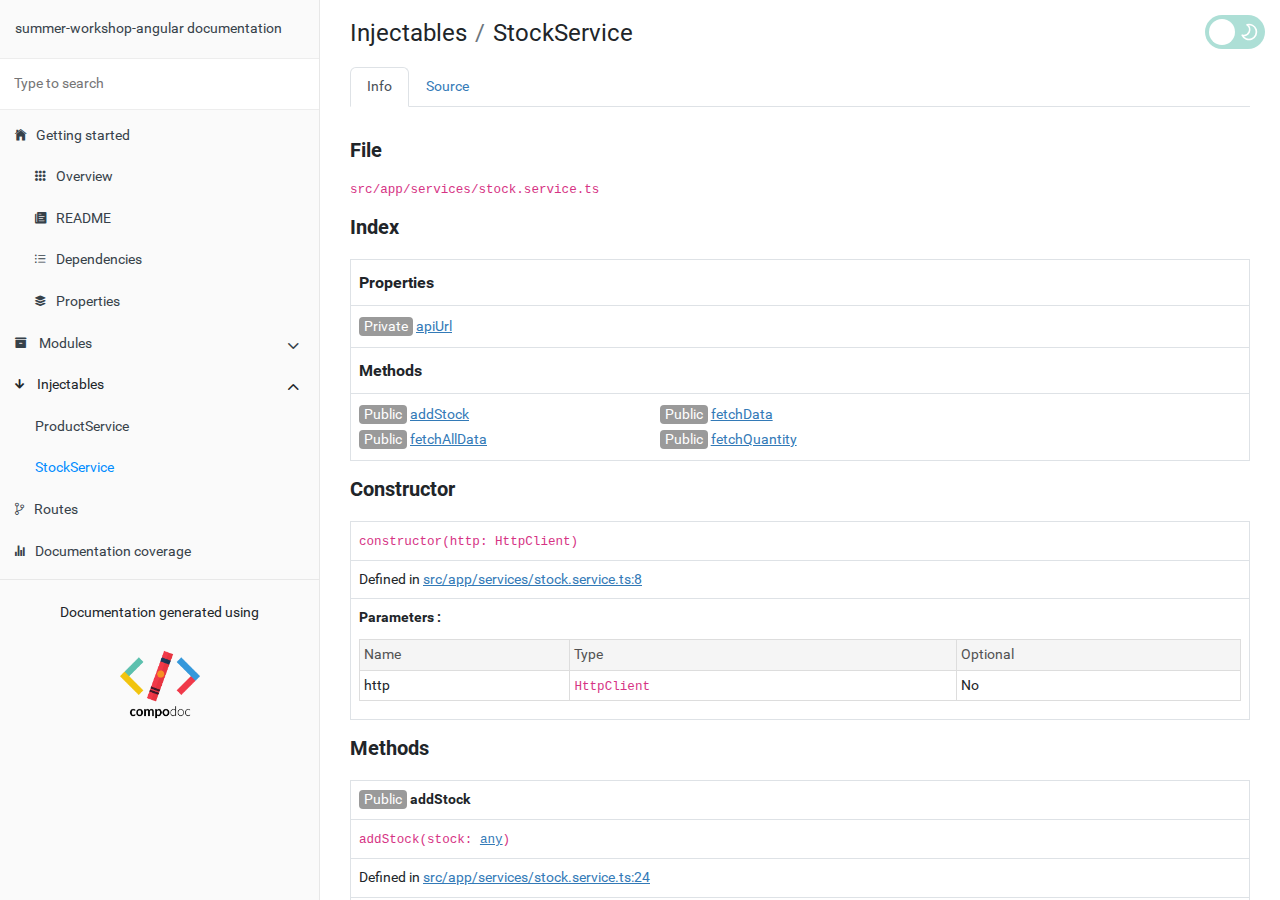
<file: SummerWorkshop_Angular/documentation/injectables/StockService.html>
<!doctype html>
<html class="no-js" lang="">
    <head>
        <meta charset="utf-8">
        <meta http-equiv="x-ua-compatible" content="ie=edge">
        <title>summer-workshop-angular documentation</title>
        <meta name="description" content="">
        <meta name="viewport" content="width=device-width, initial-scale=1">

        <link rel="icon" type="image/x-icon" href="../images/favicon.ico">
	   <link rel="stylesheet" href="../styles/style.css">
        <link rel="stylesheet" href="../styles/dark.css">
    </head>
    <body>

        <div class="navbar navbar-default navbar-fixed-top d-block d-sm-none">
            <a href="../" class="navbar-brand">summer-workshop-angular documentation</a>
            <button type="button" class="btn btn-default btn-menu ion-ios-menu" id="btn-menu"></button>
        </div>

        <div class="xs-menu menu" id="mobile-menu">
                <div id="book-search-input" role="search"><input type="text" placeholder="Type to search"></div>            <compodoc-menu></compodoc-menu>
        </div>

        <div class="container-fluid main">
           <div class="row main">
               <div class="hidden-xs menu">
                   <compodoc-menu mode="normal"></compodoc-menu>
               </div>
               <!-- START CONTENT -->
               <div class="content injectable">
                   <div class="content-data">








<ol class="breadcrumb">
  <li class="breadcrumb-item">Injectables</li>
  <li class="breadcrumb-item" >StockService</li>
</ol>

<ul class="nav nav-tabs" role="tablist">
        <li class="nav-item">
            <a href="#info" 
                class="nav-link"
                class="nav-link active"
                role="tab" id="info-tab" data-bs-toggle="tab" data-link="info">Info</a>
        </li>
        <li class="nav-item">
            <a href="#source" 
                class="nav-link"
                
                role="tab" id="source-tab" data-bs-toggle="tab" data-link="source">Source</a>
        </li>
</ul>

<div class="tab-content">
    <div class="tab-pane fade active in" id="info">
        <p class="comment">
            <h3>File</h3>
        </p>
        <p class="comment">
            <code>src/app/services/stock.service.ts</code>
        </p>





            <section data-compodoc="block-index">
    <h3 id="index">Index</h3>
    <table class="table table-sm table-bordered index-table">
        <tbody>
                <tr>
                    <td class="col-md-4">
                        <h6><b>Properties</b></h6>
                    </td>
                </tr>
                <tr>
                    <td class="col-md-4">
                        <ul class="index-list">
                            <li>
                                    <span class="modifier">Private</span>
                                <a href="#apiUrl" >apiUrl</a>
                            </li>
                        </ul>
                    </td>
                </tr>

                <tr>
                    <td class="col-md-4">
                        <h6><b>Methods</b></h6>
                    </td>
                </tr>
                <tr>
                    <td class="col-md-4">
                        <ul class="index-list">
                            <li>
                                    <span class="modifier">Public</span>
                                <a href="#addStock" >addStock</a>
                            </li>
                            <li>
                                    <span class="modifier">Public</span>
                                <a href="#fetchAllData" >fetchAllData</a>
                            </li>
                            <li>
                                    <span class="modifier">Public</span>
                                <a href="#fetchData" >fetchData</a>
                            </li>
                            <li>
                                    <span class="modifier">Public</span>
                                <a href="#fetchQuantity" >fetchQuantity</a>
                            </li>
                        </ul>
                    </td>
                </tr>





        </tbody>
    </table>
</section>

            <section data-compodoc="block-constructor">
    <h3 id="constructor">Constructor</h3>
        <table class="table table-sm table-bordered">
            <tbody>
                <tr>
                    <td class="col-md-4">
<code>constructor(http: HttpClient)</code>
                    </td>
                </tr>
                        <tr>
                            <td class="col-md-4">
                                <div class="io-line">Defined in <a href="" data-line="8" class="link-to-prism">src/app/services/stock.service.ts:8</a></div>
                            </td>
                        </tr>

                <tr>
                    <td class="col-md-4">
                            <div>
                                    <b>Parameters :</b>
                                    <table class="params">
                                        <thead>
                                            <tr>
                                                <td>Name</td>
                                                    <td>Type</td>
                                                <td>Optional</td>
                                            </tr>
                                        </thead>
                                        <tbody>
                                                <tr>
                                                        <td>http</td>
                                                  
                                                        <td>
                                                                    <code>HttpClient</code>
                                                        </td>
                                                  
                                                    <td>
                                                            No
                                                    </td>
                                                    
                                                </tr>
                                        </tbody>
                                    </table>
                            </div>
                    </td>
                </tr>
            </tbody>
        </table>
</section>

            <section data-compodoc="block-methods">
    
    <h3 id="methods">
        Methods
    </h3>
    <table class="table table-sm table-bordered">
        <tbody>
            <tr>
                <td class="col-md-4">
                    <a name="addStock"></a>
                    <span class="name">
                        <span class="modifier">Public</span>
                        <span ><b>addStock</b></span>
                        <a href="#addStock"><span class="icon ion-ios-link"></span></a>
                    </span>
                </td>
            </tr>
            <tr>
                <td class="col-md-4">
                    <span class="modifier-icon icon ion-ios-reset"></span>
                    <code>addStock(stock: <a href="https://www.typescriptlang.org/docs/handbook/basic-types.html" target="_blank">any</a>)</code>
                </td>
            </tr>


            <tr>
                <td class="col-md-4">
                    <div class="io-line">Defined in <a href="" data-line="24"
                            class="link-to-prism">src/app/services/stock.service.ts:24</a></div>
                </td>
            </tr>


            <tr>
                <td class="col-md-4">

                    <div class="io-description">
                        <b>Parameters :</b>
                        
                        <table class="params">
                            <thead>
                                <tr>
                                    <td>Name</td>
                                    <td>Type</td>
                                    <td>Optional</td>
                                </tr>
                            </thead>
                            <tbody>
                                <tr>
                                    <td>stock</td>
                                    <td>
                                                <code><a href="https://www.typescriptlang.org/docs/handbook/basic-types.html" target="_blank" >any</a></code>
                                    </td>

                                    <td>
                                        No
                                    </td>


                                </tr>
                            </tbody>
                        </table>
                    </div>
                    <div>
                    </div>
                    <div class="io-description">
                        <b>Returns : </b>    <code>Observable&lt;any&gt;</code>

                    </div>
                    <div class="io-description">
                        
                    </div>
                </td>
            </tr>
        </tbody>
    </table>
    <table class="table table-sm table-bordered">
        <tbody>
            <tr>
                <td class="col-md-4">
                    <a name="fetchAllData"></a>
                    <span class="name">
                        <span class="modifier">Public</span>
                        <span ><b>fetchAllData</b></span>
                        <a href="#fetchAllData"><span class="icon ion-ios-link"></span></a>
                    </span>
                </td>
            </tr>
            <tr>
                <td class="col-md-4">
                    <span class="modifier-icon icon ion-ios-reset"></span>
                    <code>fetchAllData()</code>
                </td>
            </tr>


            <tr>
                <td class="col-md-4">
                    <div class="io-line">Defined in <a href="" data-line="12"
                            class="link-to-prism">src/app/services/stock.service.ts:12</a></div>
                </td>
            </tr>


            <tr>
                <td class="col-md-4">

                    <div class="io-description">
                        <b>Returns : </b>    <code>Observable&lt;any&gt;</code>

                    </div>
                </td>
            </tr>
        </tbody>
    </table>
    <table class="table table-sm table-bordered">
        <tbody>
            <tr>
                <td class="col-md-4">
                    <a name="fetchData"></a>
                    <span class="name">
                        <span class="modifier">Public</span>
                        <span ><b>fetchData</b></span>
                        <a href="#fetchData"><span class="icon ion-ios-link"></span></a>
                    </span>
                </td>
            </tr>
            <tr>
                <td class="col-md-4">
                    <span class="modifier-icon icon ion-ios-reset"></span>
                    <code>fetchData(id: <a href="https://www.typescriptlang.org/docs/handbook/basic-types.html" target="_blank">any</a>)</code>
                </td>
            </tr>


            <tr>
                <td class="col-md-4">
                    <div class="io-line">Defined in <a href="" data-line="16"
                            class="link-to-prism">src/app/services/stock.service.ts:16</a></div>
                </td>
            </tr>


            <tr>
                <td class="col-md-4">

                    <div class="io-description">
                        <b>Parameters :</b>
                        
                        <table class="params">
                            <thead>
                                <tr>
                                    <td>Name</td>
                                    <td>Type</td>
                                    <td>Optional</td>
                                </tr>
                            </thead>
                            <tbody>
                                <tr>
                                    <td>id</td>
                                    <td>
                                                <code><a href="https://www.typescriptlang.org/docs/handbook/basic-types.html" target="_blank" >any</a></code>
                                    </td>

                                    <td>
                                        No
                                    </td>


                                </tr>
                            </tbody>
                        </table>
                    </div>
                    <div>
                    </div>
                    <div class="io-description">
                        <b>Returns : </b>    <code>Observable&lt;any&gt;</code>

                    </div>
                    <div class="io-description">
                        
                    </div>
                </td>
            </tr>
        </tbody>
    </table>
    <table class="table table-sm table-bordered">
        <tbody>
            <tr>
                <td class="col-md-4">
                    <a name="fetchQuantity"></a>
                    <span class="name">
                        <span class="modifier">Public</span>
                        <span ><b>fetchQuantity</b></span>
                        <a href="#fetchQuantity"><span class="icon ion-ios-link"></span></a>
                    </span>
                </td>
            </tr>
            <tr>
                <td class="col-md-4">
                    <span class="modifier-icon icon ion-ios-reset"></span>
                    <code>fetchQuantity(id: <a href="https://www.typescriptlang.org/docs/handbook/basic-types.html" target="_blank">any</a>)</code>
                </td>
            </tr>


            <tr>
                <td class="col-md-4">
                    <div class="io-line">Defined in <a href="" data-line="20"
                            class="link-to-prism">src/app/services/stock.service.ts:20</a></div>
                </td>
            </tr>


            <tr>
                <td class="col-md-4">

                    <div class="io-description">
                        <b>Parameters :</b>
                        
                        <table class="params">
                            <thead>
                                <tr>
                                    <td>Name</td>
                                    <td>Type</td>
                                    <td>Optional</td>
                                </tr>
                            </thead>
                            <tbody>
                                <tr>
                                    <td>id</td>
                                    <td>
                                                <code><a href="https://www.typescriptlang.org/docs/handbook/basic-types.html" target="_blank" >any</a></code>
                                    </td>

                                    <td>
                                        No
                                    </td>


                                </tr>
                            </tbody>
                        </table>
                    </div>
                    <div>
                    </div>
                    <div class="io-description">
                        <b>Returns : </b>    <code>Observable&lt;any&gt;</code>

                    </div>
                    <div class="io-description">
                        
                    </div>
                </td>
            </tr>
        </tbody>
    </table>
</section>
            <section data-compodoc="block-properties">
    
    <h3 id="inputs">
        Properties
    </h3>
    <table class="table table-sm table-bordered">
        <tbody>
            <tr>
                <td class="col-md-4">
                    <a name="apiUrl"></a>
                    <span class="name">
                            <span class="modifier">Private</span>
                        <span ><b>apiUrl</b></span>
                        <a href="#apiUrl"><span class="icon ion-ios-link"></span></a>
                    </span>
                </td>
            </tr>
                <tr>
                    <td class="col-md-4">
                        <i>Type : </i>        <code><a href="https://developer.mozilla.org/en-US/docs/Web/JavaScript/Reference/Global_Objects/string" target="_blank" >string</a></code>

                    </td>
                </tr>
                <tr>
                    <td class="col-md-4">
                        <i>Default value : </i><code>&#x27;http://localhost:8082/stock&#x27;</code>
                    </td>
                </tr>
                    <tr>
                        <td class="col-md-4">
                                <div class="io-line">Defined in <a href="" data-line="8" class="link-to-prism">src/app/services/stock.service.ts:8</a></div>
                        </td>
                    </tr>


        </tbody>
    </table>
</section>

    </div>


    <div class="tab-pane fade  tab-source-code" id="source">
        <pre class="line-numbers compodoc-sourcecode"><code class="language-typescript">import { Injectable } from &#x27;@angular/core&#x27;;
import { HttpClient } from &#x27;@angular/common/http&#x27;;
import { Observable } from &#x27;rxjs&#x27;;
@Injectable({
  providedIn: &#x27;root&#x27;
})
export class StockService {
  private apiUrl &#x3D; &#x27;http://localhost:8082/stock&#x27;; 

  constructor(private http: HttpClient) { }

  public fetchAllData(): Observable&lt;any&gt; {
       return this.http.get(&#x60;${this.apiUrl}&#x60;);
  }
  
  public fetchData(id : any): Observable&lt;any&gt; {
    return this.http.get(&#x60;${this.apiUrl}/${id}&#x60;);
  }

  public fetchQuantity(id : any): Observable&lt;any&gt; {
    return this.http.get(&#x60;${this.apiUrl}/quantity/${id}&#x60;);
  }

  public addStock(stock: any): Observable&lt;any&gt; {
    
    return this.http.post(&#x60;${this.apiUrl}&#x60;, stock);
  }


}
</code></pre>
    </div>

</div>













                   </div><div class="search-results">
    <div class="has-results">
        <h1 class="search-results-title"><span class='search-results-count'></span> results matching "<span class='search-query'></span>"</h1>
        <ul class="search-results-list"></ul>
    </div>
    <div class="no-results">
        <h1 class="search-results-title">No results matching "<span class='search-query'></span>"</h1>
    </div>
</div>
</div>
               <!-- END CONTENT -->
           </div>
       </div>

          <label class="dark-mode-switch">
               <input type="checkbox">
               <span class="slider">
                    <svg class="slider-icon" viewBox="0 0 24 24" fill="none" height="20" stroke="#000" stroke-linecap="round" stroke-linejoin="round" stroke-width="2" width="20" xmlns="http://www.w3.org/2000/svg">
                    <path d="M21 12.79A9 9 0 1111.21 3 7 7 0 0021 12.79z"></path>
                    </svg>
               </span>
          </label>

       <script>
            var COMPODOC_CURRENT_PAGE_DEPTH = 1;
            var COMPODOC_CURRENT_PAGE_CONTEXT = 'injectable';
            var COMPODOC_CURRENT_PAGE_URL = 'StockService.html';
            var MAX_SEARCH_RESULTS = 15;
       </script>

       <script src="../js/libs/custom-elements.min.js"></script>
       <script src="../js/libs/lit-html.js"></script>

       <script src="../js/menu-wc.js" defer></script>
       <script nomodule src="../js/menu-wc_es5.js" defer></script>

       <script src="../js/libs/bootstrap-native.js"></script>

       <script src="../js/libs/es6-shim.min.js"></script>
       <script src="../js/libs/EventDispatcher.js"></script>
       <script src="../js/libs/promise.min.js"></script>
       <script src="../js/libs/zepto.min.js"></script>

       <script src="../js/compodoc.js"></script>

       <script src="../js/tabs.js"></script>
       <script src="../js/menu.js"></script>
       <script src="../js/libs/clipboard.min.js"></script>
       <script src="../js/libs/prism.js"></script>
       <script src="../js/sourceCode.js"></script>
          <script src="../js/search/search.js"></script>
          <script src="../js/search/lunr.min.js"></script>
          <script src="../js/search/search-lunr.js"></script>
          <script src="../js/search/search_index.js"></script>
       <script src="../js/lazy-load-graphs.js"></script>


    </body>
</html>
</file>
<file: SummerWorkshop_Angular/documentation/styles/dark.css>
body.dark {
    background: #212121;
    color: #fafafa;
}

.dark code {
    color: #e09393;
}

.dark a,
.dark .menu ul.list li a.active {
    color: #7fc9ff;
}

.dark .menu {
    background: #212121;
    border-right: 1px solid #444;
}

.dark .menu ul.list li a {
    color: #fafafa;
}

.dark .menu ul.list li.divider {
    background: #444;
}

.dark .xs-menu ul.list li:nth-child(2) {
    margin: 0;
    background: none;
}

.dark .menu ul.list li:nth-child(2) {
    margin: 0;
    background: none;
}

.dark #book-search-input {
    background: #212121;
    border-top: 1px solid #444;
    border-bottom: 1px solid #444;
    color: #fafafa;
}

.dark .table.metadata > tbody > tr:hover {
    color: #555;
}

.dark .table-bordered {
    border: 1px solid #444;
}

.dark .table-bordered > tbody > tr > td,
.dark .table-bordered > tbody > tr > th,
.dark .table-bordered > tfoot > tr > td,
.dark .table-bordered > tfoot > tr > th,
.dark .table-bordered > thead > tr > td,
.dark .table-bordered > thead > tr > th {
    border: 1px solid #444;
}

.dark .coverage a,
.dark .coverage-count {
    color: #fafafa;
}

.dark .coverage-header {
    color: black;
}

.dark .routes svg text,
.dark .routes svg a {
    fill: white;
}
.dark .routes svg rect {
    fill: #212121 !important;
}

.dark .navbar-default,
.dark .btn-default {
    background-color: black;
    border-color: #444;
    color: #fafafa;
}

.dark .navbar-default .navbar-brand {
    color: #fafafa;
}

.dark .overview .card,
.dark .modules .card {
    background: #171717;
    color: #fafafa;
    border: 1px solid #444;
}
.dark .overview .card a {
    color: #fafafa;
}

.dark .modules .card-header {
    background: none;
    border-bottom: 1px solid #444;
}

.dark .module .list-group-item {
    background: none;
    border: 1px solid #444;
}

.dark .container-fluid.module h3 a {
    color: #337ab7;
}

.dark table.params thead {
    background: #484848;
    color: #fafafa;
}

.dark .content table {
    --bs-table-color: #fafafa;
}
</file>
<file: SummerWorkshop_Angular/documentation/styles/style.css>
@import "./reset.css";
@import "./bootstrap.min.css";
@import "./bootstrap-card.css";
@import "./prism.css";
@import "./ionicons.min.css";
@import "./compodoc.css";
@import "./tablesort.css";
</file>
